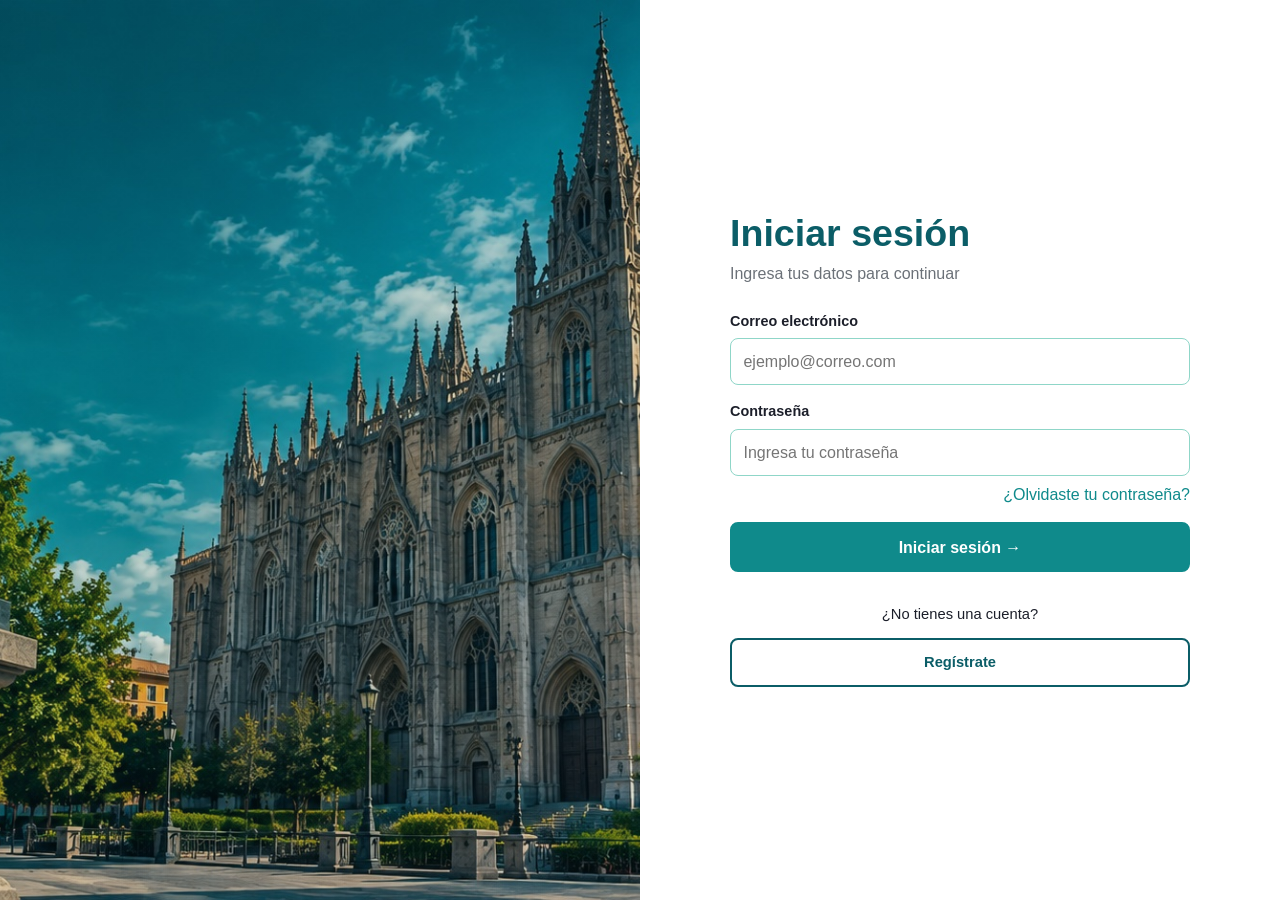
<file: HTML/index.html>
<!DOCTYPE html>
<html lang="es">
<head>
<meta charset="UTF-8">
<meta name="viewport" content="width=device-width, initial-scale=1.0">
<title>Iniciar sesión - CUMARA</title>
<link rel="icon" href="../FAVICON/favicon.ico">
<link rel="stylesheet" href="../CSS/style.css">
</head>
<body>
<main class="auth-container">
    <section class="auth-imagen" aria-label="León y Templo Expiatorio de León"></section>
    <section class="auth-formulario-wrapper">
        <div class="auth-formulario">
            <h1>Iniciar sesión</h1>
            <p class="auth-descripcion">Ingresa tus datos para continuar</p>
            <form action="dashboard.html" method="get">
                <div class="form-group">
                    <label for="correo">Correo electrónico</label>
                    <input type="email" id="correo" name="correo" placeholder="ejemplo@correo.com" required>
                </div>
                <div class="form-group">
                    <label for="password">Contraseña</label>
                    <input type="password" id="password" name="password" placeholder="Ingresa tu contraseña" required>
                    <div class="recuperar-password"><a href="#">¿Olvidaste tu contraseña?</a></div>
                </div>
                <button type="submit" class="btn-principal">Iniciar sesión →</button>
            </form>
            <div class="registro-enlace">
                <p>¿No tienes una cuenta?</p>
                <a href="registro.html" class="btn-secundario">Regístrate</a>
            </div>
        </div>
    </section>
</main>
</body>
</html>
</file>
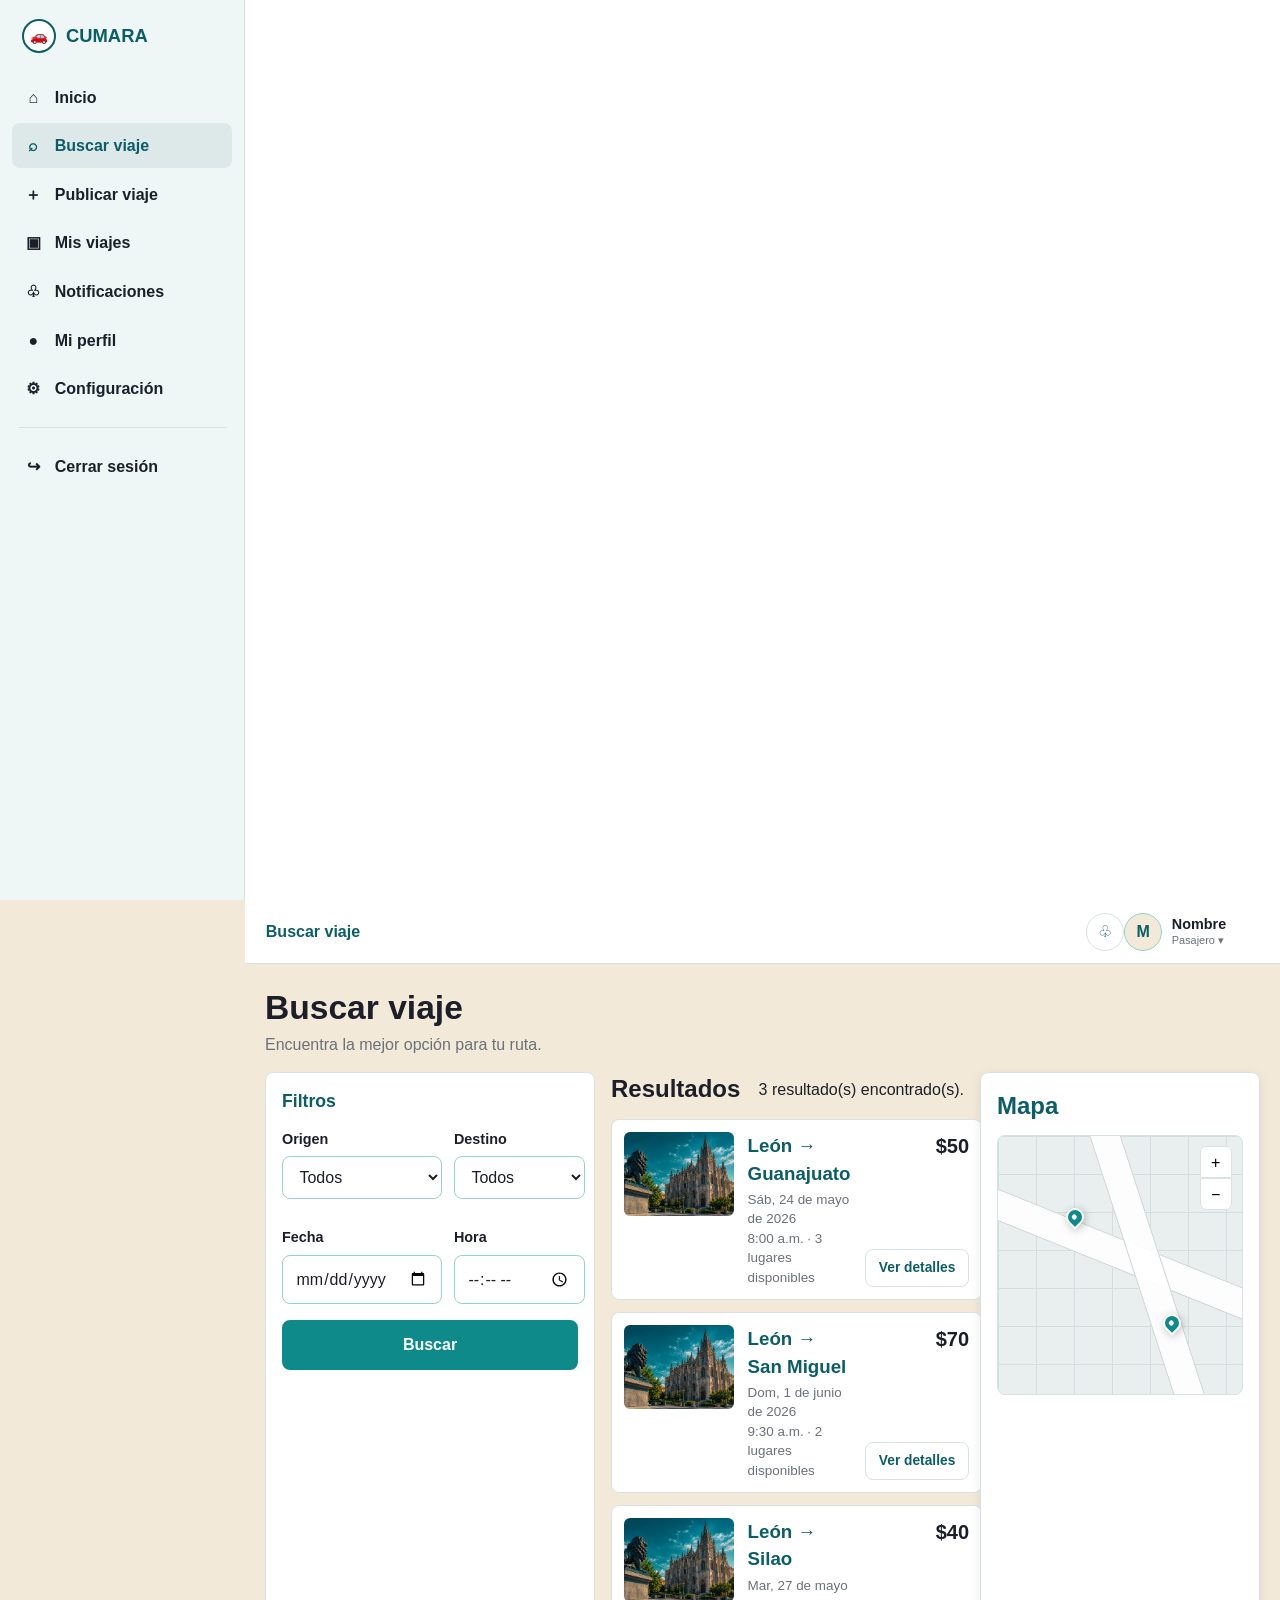
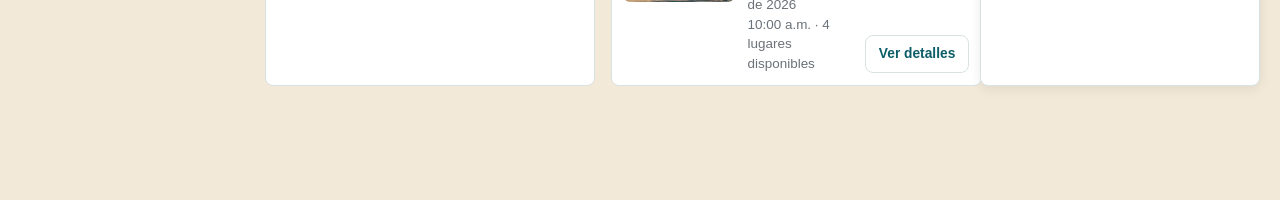
<file: HTML/buscar-viajes.html>
<!DOCTYPE html>
<html lang="es">
    <head>
        <meta charset="UTF-8">
        <meta name="viewport" content="width=device-width, initial-scale=1.0">
        <title>Buscar viajes - CUMARA</title>
        <link rel="icon" href="../FAVICON/favicon.ico">
        <link rel="stylesheet" href="../CSS/style.css">
        <script src="../JS/main.js" defer></script>
    </head>
<body>
    <div class="app-shell">
        <button class="mobile-toggle" aria-label="Abrir menú">☰</button>
        <div class="overlay"></div>
    </div>
    <aside class="sidebar">
        <div class="brand">
            <span class="brand-mark">🚗</span>
            <span>CUMARA</span>
        </div>
        <nav>
        <div class="nav-list">
            <a class="nav-link" href="dashboard.html">
            <span class="nav-icon">⌂</span>Inicio</a>
            <a class="nav-link active" href="buscar-viajes.html">
                <span class="nav-icon">⌕</span>Buscar viaje
            </a>
            <a class="nav-link" href="publicar-viaje.html">
                <span class="nav-icon">＋</span>Publicar viaje
            </a>
            <a class="nav-link" href="mis-viajes.html">
                <span class="nav-icon">▣</span>Mis viajes
            </a>
            <a class="nav-link" href="notificaciones.html">
                <span class="nav-icon">♧</span>Notificaciones
            </a>
            <a class="nav-link" href="mi-perfil.html">
                <span class="nav-icon">●</span>Mi perfil
            </a>
            <a class="nav-link" href="mi-perfil.html">
                <span class="nav-icon">⚙</span>Configuración
            </a>
        </div>
        <div class="nav-separator"></div>
        <div class="nav-bottom">
            <a class="nav-link" href="index.html">
                <span class="nav-icon">↪</span>Cerrar sesión
            </a>
        </div>
        </nav>
    </aside>
    <div class="main-wrap">
        <header class="topbar">
            <strong class="topbar-title">Buscar viaje</strong>
            <div class="topbar-actions">
                <button class="icon-btn" onclick="location.href='notificaciones.html'" aria-label="Notificaciones">♧</button>
                <div class="user-chip">
                    <span class="avatar">M</span>
                    <span class="user-meta">
                        <strong>Nombre</strong>
                        <small>Pasajero ▾</small>
                    </span>
                </div>
            </div>
        </header>
    <main class="page">
        <div class="page-head">
            <div>
                <h1>Buscar viaje</h1>
                <p>Encuentra la mejor opción para tu ruta.</p>
            </div>
        </div>
        <section class="search-layout">
        <div class="filters">
            <h2>Filtros</h2>
            <form id="searchForm">
                <div class="filter-grid">
                    <div class="form-group">
                        <label for="origen">Origen</label>
                        <select id="origen">
                            <option value="">Todos</option>
                            <option>León</option>
                            <option>Guanajuato</option>
                            <option>San Miguel</option>
                        </select>
                    </div>
                    <div class="form-group">
                        <label for="destino">Destino</label>
                        <select id="destino">
                            <option value="">Todos</option>
                            <option>Guanajuato</option>
                            <option>San Miguel</option>
                            <option>Silao</option>
                        </select>
                    </div>
                    <div class="form-group">
                        <label for="fecha">Fecha</label>
                        <input type="date" id="fecha">
                    </div>
                    <div class="form-group">
                        <label for="hora">Hora</label>
                        <input type="time" id="hora">
                    </div>
                </div>
                <button class="btn-principal" type="submit">Buscar</button>
            </form>
        </div>
        <div>
            <div class="results-map-layout">
                <section>
                    <div class="card-head">
                        <h2>Resultados</h2>
                        <span id="searchStatus">3 resultado(s) encontrado(s).</span>
                    </div>
                    <div class="results">
                        <article class="result-card" data-trip-result data-origin="león" data-destination="guanajuato" data-date="2026-05-24">
                            <img class="trip-thumb" src="../IMAGENE/leon-expiatorio.jpg" alt="Viaje León a Guanajuato">
                            <div class="result-info">
                                <h3>León → Guanajuato</h3>
                                <p>Sáb, 24 de mayo de 2026</p>
                                <p>8:00 a.m. · 3 lugares disponibles</p>
                            </div>
                            <div class="result-side">
                                <strong>$50</strong>
                                <a class="btn-neutro btn-small" href="detalles-viaje.html">Ver detalles</a>
                            </div>
                        </article>
                        <article class="result-card" data-trip-result data-origin="león" data-destination="san miguel" data-date="2026-06-01">
                            <img class="trip-thumb" src="../IMAGENE/leon-expiatorio.jpg" alt="Viaje León a San Miguel">
                            <div class="result-info">
                                <h3>León → San Miguel</h3>
                                <p>Dom, 1 de junio de 2026</p>
                                <p>9:30 a.m. · 2 lugares disponibles</p>
                            </div>
                            <div class="result-side">
                                <strong>$70</strong>
                                <a class="btn-neutro btn-small" href="detalles-viaje.html">Ver detalles</a>
                            </div>
                        </article>
                        <article class="result-card" data-trip-result data-origin="león" data-destination="silao" data-date="2026-05-27">
                            <img class="trip-thumb" src="../IMAGENE/leon-expiatorio.jpg" alt="Viaje León a Silao">
                            <div class="result-info">
                                <h3>León → Silao</h3>
                                <p>Mar, 27 de mayo de 2026</p>
                                <p>10:00 a.m. · 4 lugares disponibles</p>
                            </div>
                            <div class="result-side">
                                <strong>$40</strong>
                                <a class="btn-neutro btn-small" href="detalles-viaje.html">Ver detalles</a>
                            </div>
                        </article>
                    </div>
                </section>
                <section class="card">
                    <h2>Mapa</h2>
                    <div class="map-box">
                        <div class="map-grid"></div>
                        <div class="map-road road-a"></div>
                        <div class="map-road road-b"></div>
                        <span class="map-pin pin-a"></span>
                        <span class="map-pin pin-b"></span>
                        <div class="map-zoom">
                            <button type="button">+</button>
                            <button type="button">−</button>
                        </div>
                    </div>
                </section>
            </div>
        </div>
        </section>
    </main>
    </div>
</body>
</html>
</file>
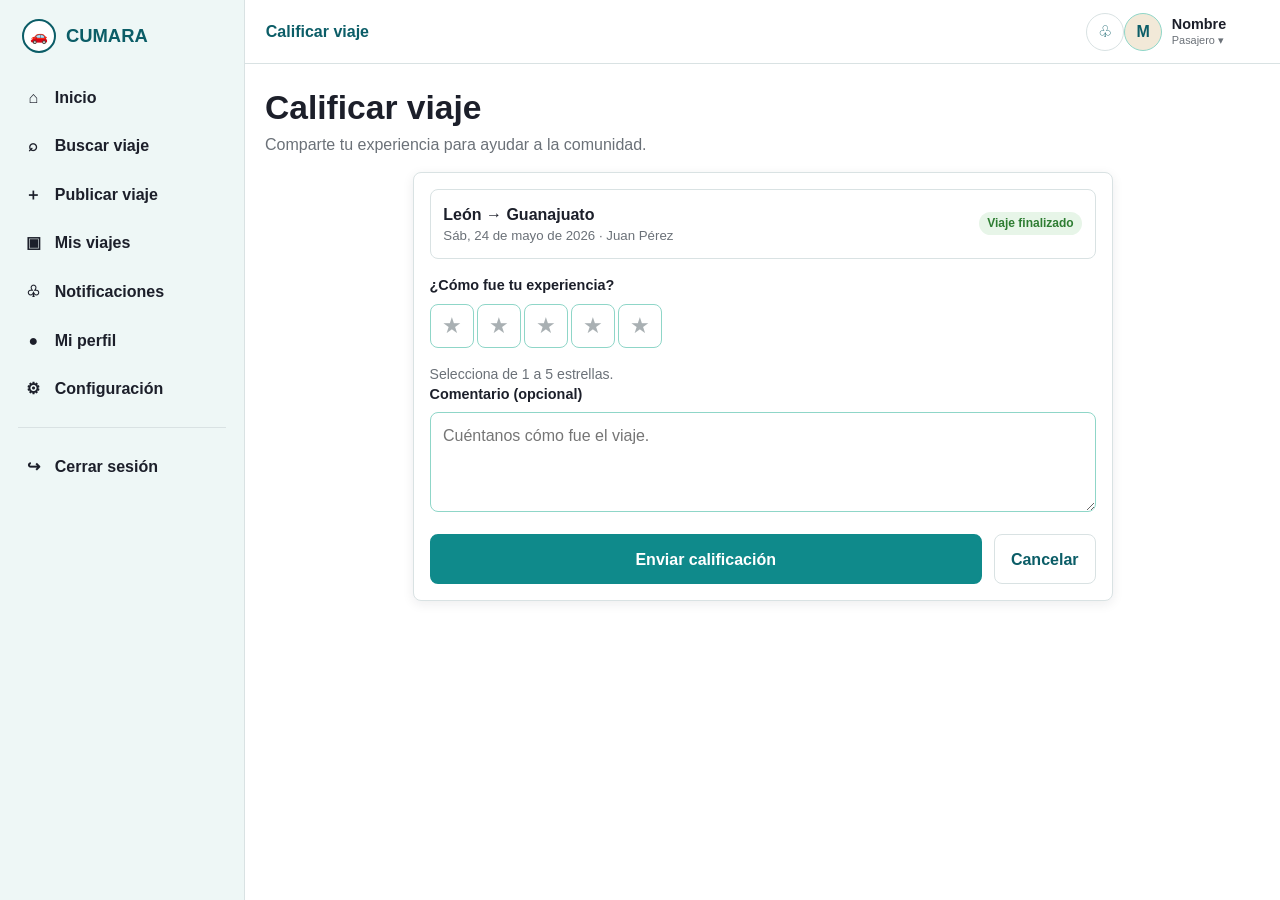
<file: HTML/calificar-viaje.html>
<!DOCTYPE html>
<html lang="es">
    <head>
        <meta charset="UTF-8">
        <meta name="viewport" content="width=device-width, initial-scale=1.0">
        <title>Calificar viaje - CUMARA</title>
        <link rel="icon" href="../FAVICON/favicon.ico">
        <link rel="stylesheet" href="../CSS/style.css">
        <script src="../JS/main.js" defer></script>
    </head>
    <body>
        <div class="app-shell">
            <button class="mobile-toggle" aria-label="Abrir menú">☰</button>
            <div class="overlay"></div>
            <aside class="sidebar">
                <div class="brand">
                    <span class="brand-mark">🚗</span>
                    <span>CUMARA</span>
                </div>
                <nav>
                    <div class="nav-list">
                        <a class="nav-link" href="dashboard.html">
                            <span class="nav-icon">⌂</span>Inicio
                        </a>
                        <a class="nav-link" href="buscar-viajes.html">
                            <span class="nav-icon">⌕</span>Buscar viaje
                        </a>
                        <a class="nav-link" href="publicar-viaje.html">
                            <span class="nav-icon">＋</span>Publicar viaje
                        </a>
                        <a class="nav-link" href="mis-viajes.html">
                            <span class="nav-icon">▣</span>Mis viajes
                        </a>
                        <a class="nav-link" href="notificaciones.html">
                            <span class="nav-icon">♧</span>Notificaciones
                        </a>
                        <a class="nav-link" href="mi-perfil.html">
                            <span class="nav-icon">●</span>Mi perfil
                        </a>
                        <a class="nav-link" href="mi-perfil.html">
                            <span class="nav-icon">⚙</span>Configuración
                        </a>
                    </div>
                    <div class="nav-separator"></div>
                    <div class="nav-bottom">
                        <a class="nav-link" href="index.html">
                            <span class="nav-icon">↪</span>Cerrar sesión
                        </a>
                    </div>
                </nav>
            </aside>
            <div class="main-wrap">
                <header class="topbar">
                    <strong class="topbar-title">Calificar viaje</strong>
                    <div class="topbar-actions">
                        <button class="icon-btn" onclick="location.href='notificaciones.html'" aria-label="Notificaciones">♧</button>
                        <div class="user-chip">
                            <span class="avatar">M</span>
                            <span class="user-meta">
                                <strong>Nombre</strong>
                                <small>Pasajero ▾</small>
                            </span>
                        </div>
                    </div>
                </header>
                <main class="page">
                    <div class="page-head">
                        <div>
                            <h1>Calificar viaje</h1>
                            <p>Comparte tu experiencia para ayudar a la comunidad.</p>
                        </div>
                    </div>
                    <section class="card rating-card">
                        <div class="rating-trip">
                            <div>
                                <strong>León → Guanajuato</strong>
                                <p class="trip-meta">Sáb, 24 de mayo de 2026 · Juan Pérez</p>
                            </div>
                            <span class="status ok">Viaje finalizado</span>
                        </div>
                        <label class="field-label">¿Cómo fue tu experiencia?</label>
                        <div class="stars" aria-label="Selecciona una calificación">
                            <button class="star" type="button" aria-label="1 estrella">★</button>
                            <button class="star" type="button" aria-label="2 estrellas">★</button>
                            <button class="star" type="button" aria-label="3 estrellas">★</button>
                            <button class="star" type="button" aria-label="4 estrellas">★</button>
                            <button class="star" type="button" aria-label="5 estrellas">★</button>
                        </div>
                        <p id="ratingValue" class="rating-label">Selecciona de 1 a 5 estrellas.</p>
                        <div class="form-group">
                            <label for="comentario">Comentario (opcional)</label>
                            <textarea id="comentario" placeholder="Cuéntanos cómo fue el viaje."></textarea>
                        </div>
                        <div class="form-actions">
                            <button class="btn-principal" type="button" onclick="alert('¡Calificación enviada!')">Enviar calificación</button>
                            <a class="btn-neutro" href="mis-viajes.html">Cancelar</a>
                        </div>
                    </section>
                </main>
            </div>
        </div>
    </body>
</html>
</file>
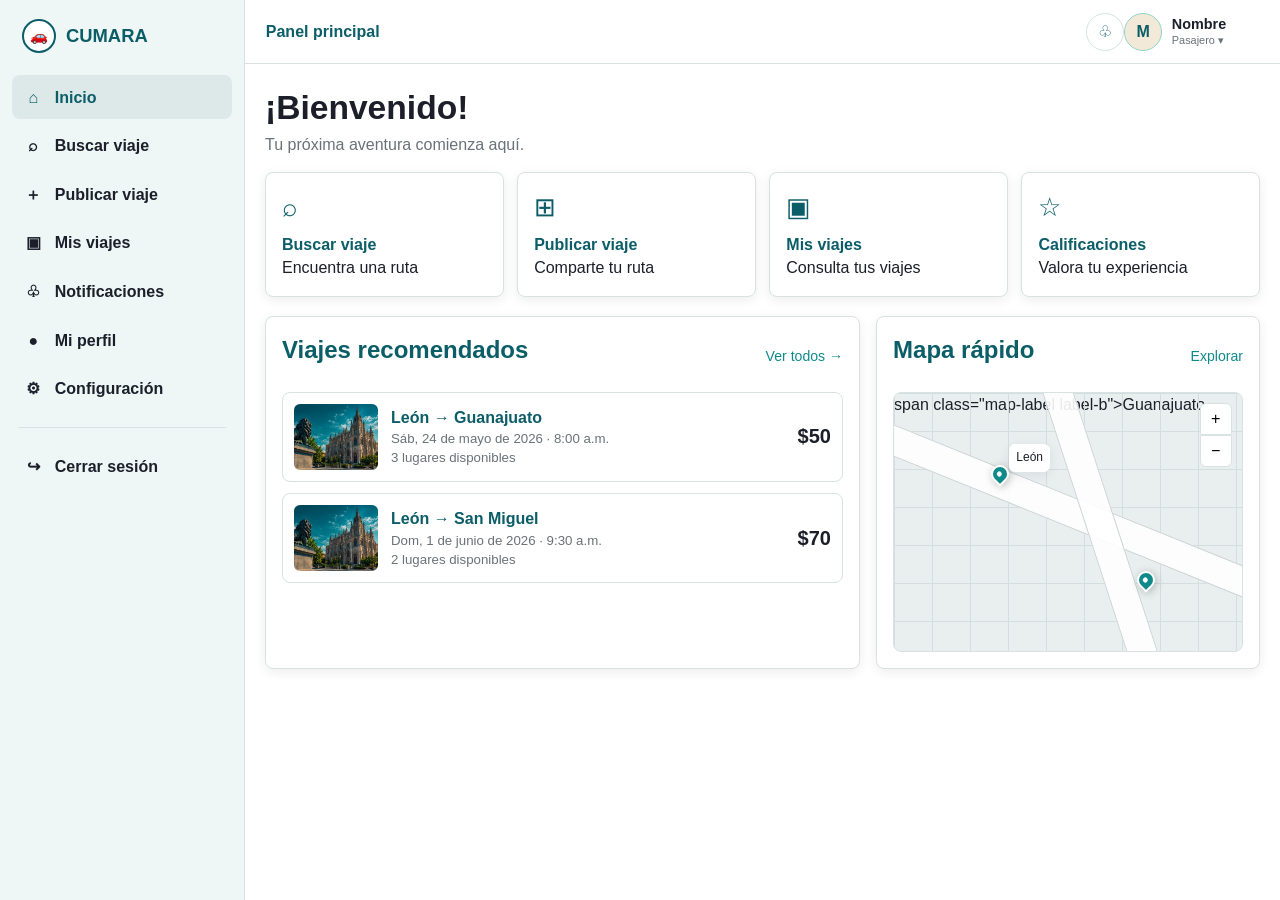
<file: HTML/dashboard.html>
<!DOCTYPE html>
<html lang="es">
<head>
    <meta charset="UTF-8">
    <meta name="viewport" content="width=device-width, initial-scale=1.0">
    <title>Panel principal - CUMARA</title>
    <link rel="icon" href="../FAVICON/favicon.ico">
    <link rel="stylesheet" href="../CSS/style.css">
    <script src="../JS/main.js" defer></script>
</head>
<body>
    <div class="app-shell">
        <button class="mobile-toggle" aria-label="Abrir menú">☰</button>
        <div class="overlay">
        </div>
        <aside class="sidebar">           
            <div class="brand">
                <span class="brand-mark">🚗</span>
                <span>CUMARA</span>
            </div>
            <nav aria-label="Navegación principal">
                <div class="nav-list">
                    <a class="nav-link active" href="dashboard.html">
                        <span class="nav-icon">⌂</span>Inicio
                    </a>
                    <a class="nav-link" href="buscar-viajes.html">
                        <span class="nav-icon">⌕</span>Buscar viaje
                    </a>
                    <a class="nav-link" href="publicar-viaje.html">
                        <span class="nav-icon">＋</span>Publicar viaje
                    </a>
                    <a class="nav-link" href="mis-viajes.html">
                        <span class="nav-icon">▣</span>Mis viajes
                    </a>
                    <a class="nav-link" href="notificaciones.html">
                        <span class="nav-icon">♧</span>Notificaciones
                    </a>
                    <a class="nav-link" href="mi-perfil.html">
                        <span class="nav-icon">●</span>Mi perfil
                    </a>
                    <a class="nav-link" href="mi-perfil.html">
                        <span class="nav-icon">⚙</span>Configuración
                    </a>
                </div>
                <div class="nav-separator"></div>
                <div class="nav-bottom">
                    <a class="nav-link" href="index.html">
                        <span class="nav-icon">↪</span>Cerrar sesión
                    </a>
                </div>
            </nav>
        </aside>
        <div class="main-wrap">
            <header class="topbar">
                <strong class="topbar-title">Panel principal</strong>
                <div class="topbar-actions">
                    <button class="icon-btn" onclick="location.href='notificaciones.html'" aria-label="Notificaciones">♧</button>
                    <div class="user-chip">
                        <span class="avatar">M</span>
                        <span class="user-meta">
                            <strong>Nombre</strong>
                            <small>Pasajero ▾</small>
                        </span>
                    </div>
                </div>
            </header>
            <main class="page">
                <div class="page-head">
                    <div>
                        <h1>¡Bienvenido!</h1>
                        <p>Tu próxima aventura comienza aquí.</p>
                    </div>
                </div>
                <section class="quick-grid" aria-label="Acciones rápidas">
                    <a class="quick-card" href="buscar-viajes.html">
                        <div class="quick-icon">⌕</div>
                        <strong>Buscar viaje</strong>
                        <span>Encuentra una ruta</span>
                    </a>
                    <a class="quick-card" href="publicar-viaje.html">
                        <div class="quick-icon">⊞</div>
                        <strong>Publicar viaje</strong>
                        <span>Comparte tu ruta</span>
                    </a>
                    <a class="quick-card" href="mis-viajes.html">
                        <div class="quick-icon">▣</div>
                        <strong>Mis viajes</strong>
                        <span>Consulta tus viajes</span>
                    </a>
                    <a class="quick-card" href="calificar-viaje.html">
                        <div class="quick-icon">☆</div>
                        <strong>Calificaciones</strong>
                        <span>Valora tu experiencia</span>
                    </a>
                </section>
                <div class="layout-two">
                    <section class="card">
                        <div class="card-head">
                            <h2>Viajes recomendados</h2>
                            <a href="buscar-viajes.html">Ver todos →</a>
                        </div>
                        <div class="trip-list">
                            <article class="trip-card">
                                <img class="trip-thumb" src="../IMAGENE/leon-expiatorio.jpg" alt="Ruta León a Guanajuato">
                                <div>
                                    <div class="trip-title">León → Guanajuato</div>
                                    <div class="trip-meta">Sáb, 24 de mayo de 2026 · 8:00 a.m.<br>3 lugares disponibles</div>
                                </div>
                                <div class="trip-price">$50</div>
                            </article>
                            <article class="trip-card">
                                <img class="trip-thumb" src="../IMAGENE/leon-expiatorio.jpg" alt="Ruta León a San Miguel">
                                <div>
                                    <div class="trip-title">León → San Miguel</div>
                                    <div class="trip-meta">Dom, 1 de junio de 2026 · 9:30 a.m.<br>2 lugares disponibles</div>
                                </div>
                                <div class="trip-price">$70</div>
                            </article>
                        </div>
                    </section>
                    <section class="card">
                        <div class="card-head">
                            <h2>Mapa rápido</h2>
                            <a href="buscar-viajes.html">Explorar</a>
                        </div>
                        <div class="map-box">
                            <div class="map-grid"></div>
                            <div class="map-road road-a"></div>
                            <div class="map-road road-b"></div>
                            <span class="map-pin pin-a"></span>
                            <span class="map-pin pin-b"></span>
                            <span class="map-label label-a">León</span>
                            span class="map-label label-b">Guanajuato</span>
                            <div class="map-zoom">
                                <button type="button">+</button>
                                <button type="button">−</button>
                            </div>
                        </div>
                    </section>
                </div>
            </main>
        </div>
    </div>
</body>
</html>
</file>
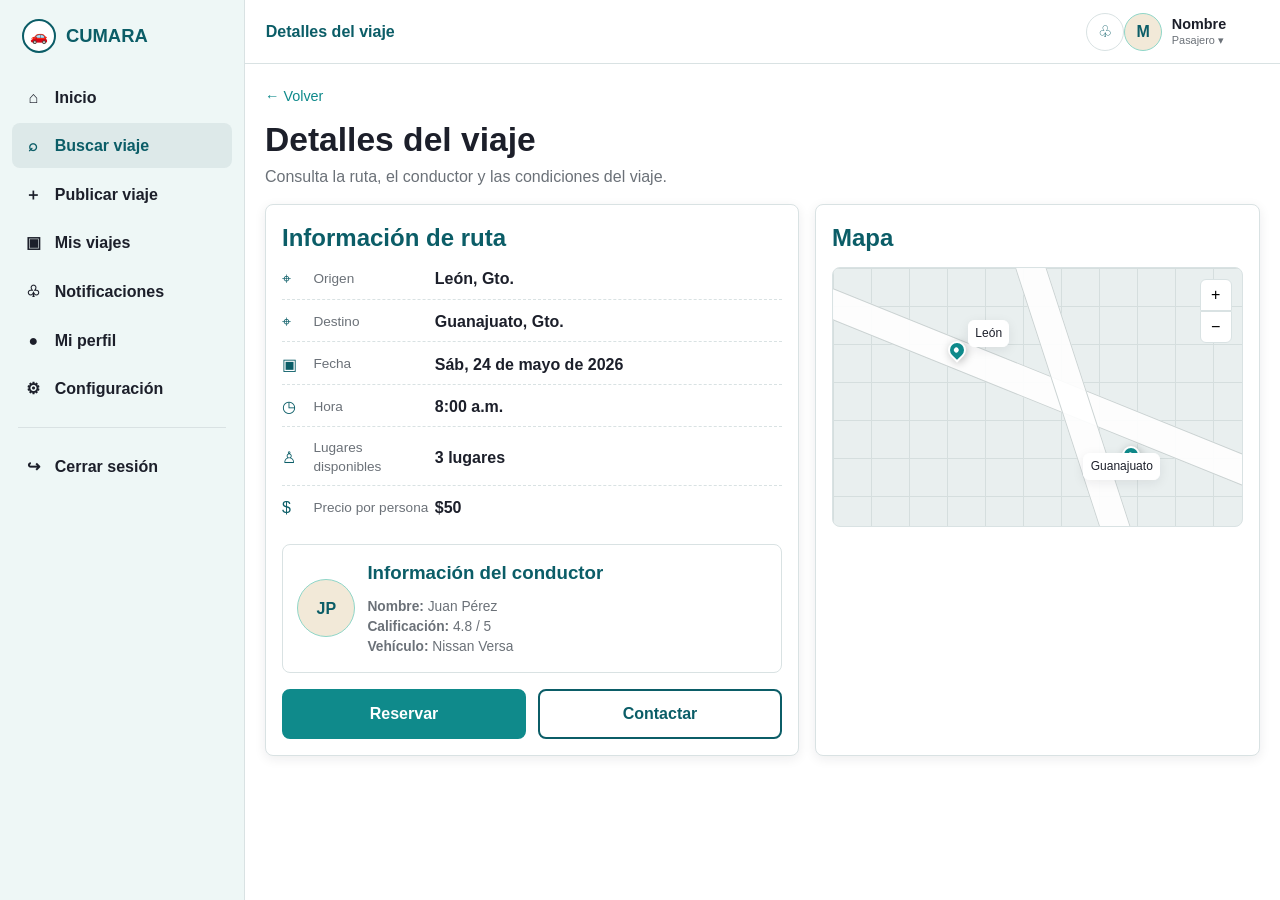
<file: HTML/detalles-viaje.html>
<!DOCTYPE html>
<html lang="es">
    <head>
        <meta charset="UTF-8">
        <meta name="viewport" content="width=device-width, initial-scale=1.0">
        <title>Detalles del viaje - CUMARA</title>
        <link rel="icon" href="../FAVICON/favicon.ico">
        <link rel="stylesheet" href="../CSS/style.css">
        <script src="../JS/main.js" defer></script>
    </head>
<body>
    <div class="app-shell">
        <button class="mobile-toggle" aria-label="Abrir menú">☰</button>
        <div class="overlay"></div>
        <aside class="sidebar">
            <div class="brand">
                <span class="brand-mark">🚗</span>
                <span>CUMARA</span>
            </div>
            <nav>
                <div class="nav-list">
                    <a class="nav-link" href="dashboard.html">
                        <span class="nav-icon">⌂</span>Inicio
                    </a>
                    <a class="nav-link active" href="buscar-viajes.html">
                        <span class="nav-icon">⌕</span>Buscar viaje
                    </a>
                    <a class="nav-link" href="publicar-viaje.html">
                        <span class="nav-icon">＋</span>Publicar viaje
                    </a>
                    <a class="nav-link" href="mis-viajes.html">
                        <span class="nav-icon">▣</span>Mis viajes
                    </a>
                    <a class="nav-link" href="notificaciones.html">
                        <span class="nav-icon">♧</span>Notificaciones
                    </a>
                    <a class="nav-link" href="mi-perfil.html">
                        <span class="nav-icon">●</span>Mi perfil
                    </a>
                    <a class="nav-link" href="mi-perfil.html">
                        <span class="nav-icon">⚙</span>Configuración
                    </a>
                </div>
                <div class="nav-separator"></div>
                <div class="nav-bottom">
                    <a class="nav-link" href="index.html">
                        <span class="nav-icon">↪</span>Cerrar sesión
                    </a>
                </div>
            </nav>
        </aside>
        <div class="main-wrap">
            <header class="topbar">
                <strong class="topbar-title">Detalles del viaje</strong>
                <div class="topbar-actions">
                    <button class="icon-btn" onclick="location.href='notificaciones.html'" aria-label="Notificaciones">♧</button>
                    <div class="user-chip">
                        <span class="avatar">M</span>
                        <span class="user-meta">
                            <strong>Nombre</strong>
                            <small>Pasajero ▾</small>
                        </span>
                    </div>
                </div>
            </header>
            <main class="page">
                <div class="breadcrumb">
                    <a href="buscar-viajes.html">← Volver</a>
                </div>
                <div class="page-head">
                    <div>
                        <h1>Detalles del viaje</h1>
                        <p>Consulta la ruta, el conductor y las condiciones del viaje.</p>
                    </div>
                </div>
                <div class="details-grid">
                    <section class="card">
                        <h2>Información de ruta</h2>
                        <div class="detail-list">
                            <div class="detail-row">
                                <span class="detail-icon">⌖</span>
                                <span class="detail-label">Origen</span>
                                <strong>León, Gto.</strong>
                            </div>
                            <div class="detail-row">
                                <span class="detail-icon">⌖</span>
                                <span class="detail-label">Destino</span>
                                <strong>Guanajuato, Gto.</strong>
                            </div>
                            <div class="detail-row">
                                <span class="detail-icon">▣</span>
                                <span class="detail-label">Fecha</span>
                                <strong>Sáb, 24 de mayo de 2026</strong>
                            </div>
                            <div class="detail-row">
                                <span class="detail-icon">◷</span>
                                <span class="detail-label">Hora</span>
                                <strong>8:00 a.m.</strong>
                            </div>
                            <div class="detail-row">
                                <span class="detail-icon">♙</span>
                                <span class="detail-label">Lugares disponibles</span>
                                <strong>3 lugares</strong>
                            </div>
                            <div class="detail-row">
                                <span class="detail-icon">$</span>
                                <span class="detail-label">Precio por persona</span>
                                <strong>$50</strong>
                            </div>
                        </div>
                        <div class="driver-box">
                            <div class="driver-avatar">JP</div>
                            <div class="driver-info">
                                <h3>Información del conductor</h3>
                                <p>
                                    <strong>Nombre:</strong> Juan Pérez
                                </p>
                                <p>
                                    <strong>Calificación:</strong> 4.8 / 5
                                </p>
                                <p>
                                    <strong>Vehículo:</strong> Nissan Versa
                                </p>
                            </div>
                        </div>
                        <div class="detail-actions">
                            <button class="btn-principal" type="button" data-modal-open="#reserveModal">Reservar</button>
                            <button class="btn-secundario" type="button" data-modal-open="#contactModal">Contactar</button>
                        </div>
                    </section>
                    <section class="card">
                        <h2>Mapa</h2>
                        <div class="map-box">
                            <div class="map-grid"></div>
                            <div class="map-road road-a"></div>
                            <div class="map-road road-b"></div>
                            <span class="map-pin pin-a"></span>
                            <span class="map-pin pin-b"></span>
                            <span class="map-label label-a">León</span>
                            <span class="map-label label-b">Guanajuato</span>
                            <div class="map-zoom">
                                <button type="button">+</button>
                                <button type="button">−</button>
                            </div>
                        </div>
                    </section>
                </div>
            </main>
        </div>
    </div>
    <div class="modal-backdrop" id="reserveModal">
        <div class="modal">
            <div class="modal-head">
                <h2>Reservar viaje</h2>
                <button class="icon-btn" type="button" data-modal-close>×</button>
            </div>
            <p>Se simulará una reservación para León → Guanajuato por 
                <strong>$50</strong>.
            </p>
            <div class="form-actions">
                <a class="btn-principal" href="mis-viajes.html">Confirmar reserva
                </a>
                <button class="btn-neutro" data-modal-close type="button">Cancelar</button>
            </div>
        </div>
    </div>
    <div class="modal-backdrop" id="contactModal">
        <div class="modal">
            <div class="modal-head">
                <h2>Contactar conductor</h2>
                <button class="icon-btn" type="button" data-modal-close>×</button>
            </div>
            <p>Contacto de demostración: 
                <strong>Juan Pérez</strong>. En una versión con backend se conectaría el sistema de mensajería.
            </p>
            <div class="form-actions">
                <button class="btn-principal" type="button" data-modal-close>Entendido</button>
            </div>
        </div>
    </div>
    <script>document.addEventListener('DOMContentLoaded',()=>{document.querySelectorAll('[data-modal-open]').forEach(b=>b.addEventListener('click',()=>document.querySelector(b.dataset.modalOpen)?.classList.add('show')));document.querySelectorAll('[data-modal-close]').forEach(b=>b.addEventListener('click',()=>b.closest('.modal-backdrop')?.classList.remove('show')));});</script>
</body>
</html>
</file>
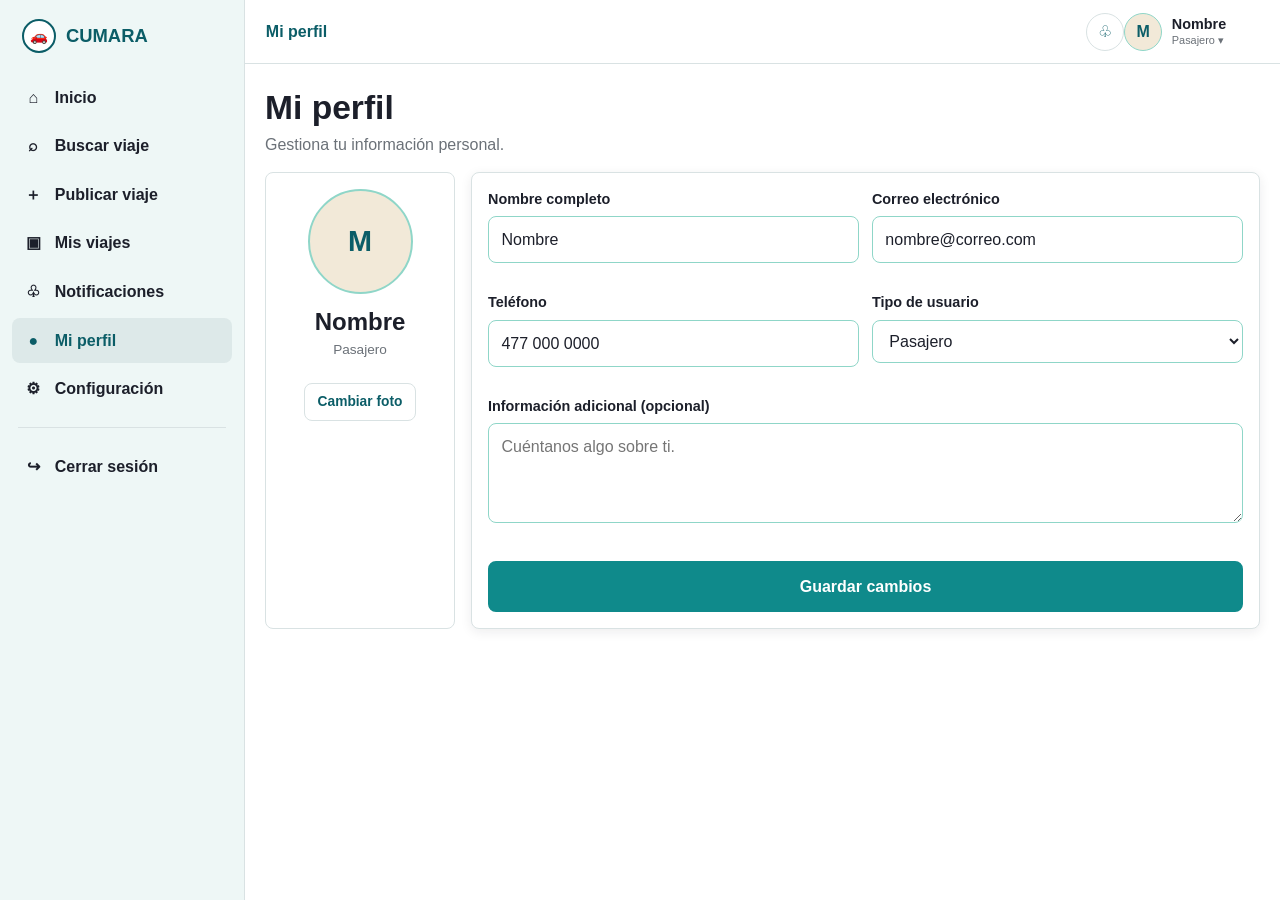
<file: HTML/mi-perfil.html>
<!DOCTYPE html>
<html lang="es">
    <head>
        <meta charset="UTF-8">
        <meta name="viewport" content="width=device-width, initial-scale=1.0">
        <title>Mi perfil - CUMARA</title>
        <link rel="icon" href="../FAVICON/favicon.ico">
        <link rel="stylesheet" href="../CSS/style.css">
        <script src="../JS/main.js" defer></script>
    </head>
<body>
    <div class="app-shell">
        <button class="mobile-toggle" aria-label="Abrir menú">☰</button>
        <div class="overlay"></div>
        <aside class="sidebar">
            <div class="brand">
                <span class="brand-mark">🚗</span>
                <span>CUMARA</span>
            </div>
            <nav>
                <div class="nav-list"><a class="nav-link" href="dashboard.html">
                    <span class="nav-icon">⌂</span>Inicio</a>
                    <a class="nav-link" href="buscar-viajes.html">
                        <span class="nav-icon">⌕</span>Buscar viaje
                    </a>
                    <a class="nav-link" href="publicar-viaje.html">
                        <span class="nav-icon">＋</span>Publicar viaje
                    </a>
                    <a class="nav-link" href="mis-viajes.html">
                        <span class="nav-icon">▣</span>Mis viajes
                    </a>
                    <a class="nav-link" href="notificaciones.html">
                        <span class="nav-icon">♧</span>Notificaciones
                    </a>
                    <a class="nav-link active" href="mi-perfil.html">
                        <span class="nav-icon">●</span>Mi perfil
                    </a>
                    <a class="nav-link" href="mi-perfil.html">
                        <span class="nav-icon">⚙</span>Configuración
                    </a>
                </div>
                <div class="nav-separator"></div>
                <div class="nav-bottom">
                    <a class="nav-link" href="index.html">
                        <span class="nav-icon">↪</span>Cerrar sesión
                    </a>
                </div>
            </nav>
        </aside>
        <div class="main-wrap">
            <header class="topbar">
                <strong class="topbar-title">Mi perfil</strong>
                <div class="topbar-actions">
                    <button class="icon-btn" onclick="location.href='notificaciones.html'" aria-label="Notificaciones">♧</button>
                    <div class="user-chip">
                        <span class="avatar">M</span>
                        <span class="user-meta">
                            <strong>Nombre</strong>
                            <small>Pasajero ▾</small>
                        </span>
                    </div>
                </div>
            </header>
            <main class="page">
                <div class="page-head">
                    <div>
                        <h1>Mi perfil</h1>
                        <p>Gestiona tu información personal.</p>
                    </div>
                </div>
                <div class="profile-grid">
                    <aside class="profile-aside">
                        <div class="profile-big-avatar">M</div>
                        <h2>Nombre</h2>
                        <p>Pasajero</p><br>
                        <button class="btn-neutro btn-small" type="button">Cambiar foto</button>
                    </aside>
                    <section class="card">
                        <form id="profileForm">
                            <div class="profile-form-grid">
                                <div class="form-group">
                                    <label for="nombre">Nombre completo</label>
                                    <input id="nombre" name="nombre" type="text" value="Nombre">
                                </div>
                                <div class="form-group">
                                    <label for="correo">Correo electrónico</label>
                                    <input id="correo" name="correo" type="email" value="nombre@correo.com">
                                </div>
                                <div class="form-group">
                                    <label for="telefono">Teléfono</label>
                                    <input id="telefono" name="telefono" type="tel" value="477 000 0000">
                                </div>
                                <div class="form-group">
                                    <label for="tipo">Tipo de usuario</label>
                                    <select id="tipo" name="tipo">
                                        <option>Pasajero</option>
                                        <option>Conductor</option>
                                    </select>
                                </div>
                                <div class="form-group full">
                                    <label for="info">Información adicional (opcional)</label>
                                    <textarea id="info" name="info" placeholder="Cuéntanos algo sobre ti."></textarea>
                                </div>
                            </div>
                            <div class="form-actions">
                                <button class="btn-principal" type="submit">Guardar cambios</button>
                            </div>
                        </form>
                    </section>
                </div>
            </main>
        </div>
    </div>
</body>
</html>
</file>
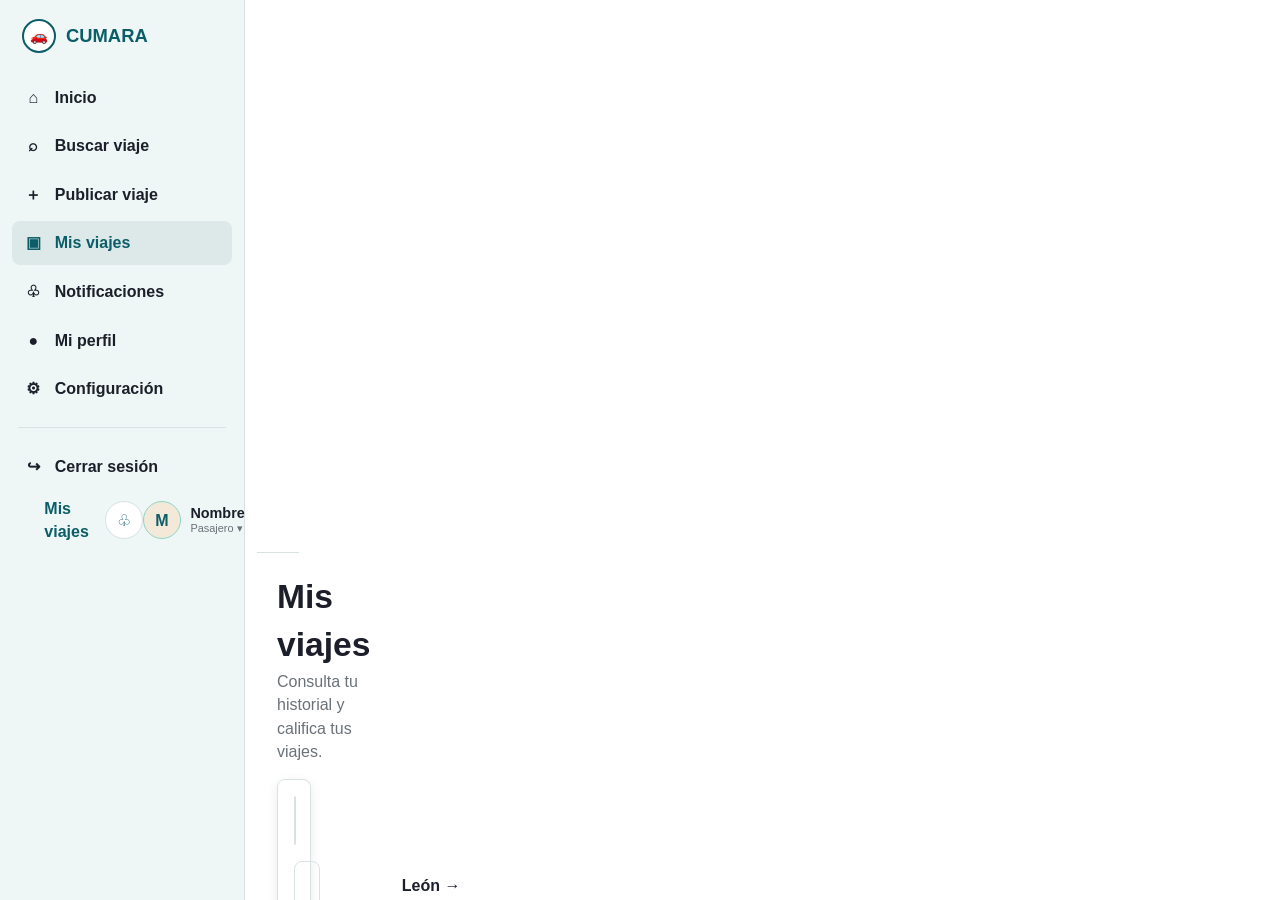
<file: HTML/mis-viajes.html>
<!DOCTYPE html>
<html lang="es">
    <head>
        <meta charset="UTF-8">
        <meta name="viewport" content="width=device-width, initial-scale=1.0">
        <title>Mis viajes - CUMARA</title>
        <link rel="icon" href="../FAVICON/favicon.ico">
        <link rel="stylesheet" href="../CSS/style.css">
        <script src="../JS/main.js" defer></script>
    </head>
<body>
    <div class="app-shell">
        <button class="mobile-toggle" aria-label="Abrir menú">☰</button>
        <div class="overlay"></div>
        <aside class="sidebar">
            <div class="brand">
                <span class="brand-mark">🚗</span>
                <span>CUMARA</span>
            </div>
            <nav>
                <div class="nav-list">
                    <a class="nav-link" href="dashboard.html">
                        <span class="nav-icon">⌂</span>Inicio
                    </a>
                    <a class="nav-link" href="buscar-viajes.html">
                        <span class="nav-icon">⌕</span>Buscar viaje
                    </a>
                    <a class="nav-link" href="publicar-viaje.html">
                        <span class="nav-icon">＋</span>Publicar viaje
                    </a>
                    <a class="nav-link active" href="mis-viajes.html">
                        <span class="nav-icon">▣</span>Mis viajes
                    </a>
                    <a class="nav-link" href="notificaciones.html">
                        <span class="nav-icon">♧</span>Notificaciones
                    </a>
                    <a class="nav-link" href="mi-perfil.html">
                        <span class="nav-icon">●</span>Mi perfil
                    </a>
                    <a class="nav-link" href="mi-perfil.html">
                        <span class="nav-icon">⚙</span>Configuración
                    </a>
                </div>
                <div class="nav-separator"></div>
                <div class="nav-bottom">
                    <a class="nav-link" href="index.html">
                        <span class="nav-icon">↪</span>Cerrar sesión
                    </a>
                </div>
            </nav>
        </side>
        <div class="main-wrap">
            <header class="topbar">
                <strong class="topbar-title">Mis viajes</strong>
                <div class="topbar-actions">
                    <button class="icon-btn" onclick="location.href='notificaciones.html'" aria-label="Notificaciones">♧</button>
                    <div class="user-chip">
                        <span class="avatar">M</span>
                        <span class="user-meta">
                            <strong>Nombre</strong>
                            <small>Pasajero ▾</small>
                        </span>
                    </div>
                </div>
            </header>
            <main class="page">
                <div class="page-head">
                    <div>
                        <h1>Mis viajes</h1>
                        <p>Consulta tu historial y califica tus viajes.</p>
                    </div>
                </div>
                <section class="card" data-tab-group>
                    <div class="tabs">
                        <button class="tab active" data-tab-button="proximos">Próximos</button>
                        <button class="tab" data-tab-button="historial">Historial</button>
                        <button class="tab" data-tab-button="calificaciones">Calificaciones</button>
                    </div>
                    <div data-tab-panel="proximos">
                        <article class="my-trip">
                            <img class="trip-thumb" src="../IMAGENE/leon-expiatorio.jpg" alt="Viaje León a Guanajuato">
                            <div>
                                <strong>León → Guanajuato</strong>
                                <p class="trip-meta">Fecha: 24/05/2026 · Estado: Confirmado</p>
                                <span class="status ok">Confirmado</span>
                            </div>
                            <div>
                                <a class="btn-neutro btn-small" href="detalles-viaje.html">Ver detalles</a>
                            </div>
                        </article>
                        <article class="my-trip">
                            <img class="trip-thumb" src="../IMAGENE/leon-expiatorio.jpg" alt="Viaje León a San Miguel">
                            <div>
                                <strong>León → San Miguel</strong>
                                <p class="trip-meta">Fecha: 01/06/2026 · Estado: Pendiente</p>
                                <span class="status pending">Pendiente</span>
                            </div>
                            <div>
                                <a class="btn-neutro btn-small" href="detalles-viaje.html">Ver detalles</a>
                            </div>
                        </article>
                    </div>
                    <div class="hidden" data-tab-panel="historial">
                        <article class="my-trip">
                            <img class="trip-thumb" src="../IMAGENE/leon-expiatorio.jpg" alt="Viaje finalizado">
                            <div>
                                <strong>León → Silao</strong>
                                <p class="trip-meta">Fecha: 27/04/2026 · Estado: Finalizado</p>
                                <span class="status ok">Finalizado</span>
                            </div>
                            <div>
                                <a class="btn-neutro btn-small" href="calificar-viaje.html">Calificar</a>
                            </div>
                        </article>
                    </div>
                    <div class="hidden" data-tab-panel="calificaciones">
                        <article class="my-trip">
                            <div class="trip-thumb" aria-hidden="true">★</div>
                            <div>
                                <strong>León → Silao</strong>
                                <p class="trip-meta">Tu calificación: 5 estrellas</p>
                            </div>
                            <div>
                                <a class="btn-neutro btn-small" href="calificar-viaje.html">Ver</a>
                            </div>
                        </article>
                    </div>
                </section>
            </main>
        </div>
    </div>
</body>
</html>
</file>
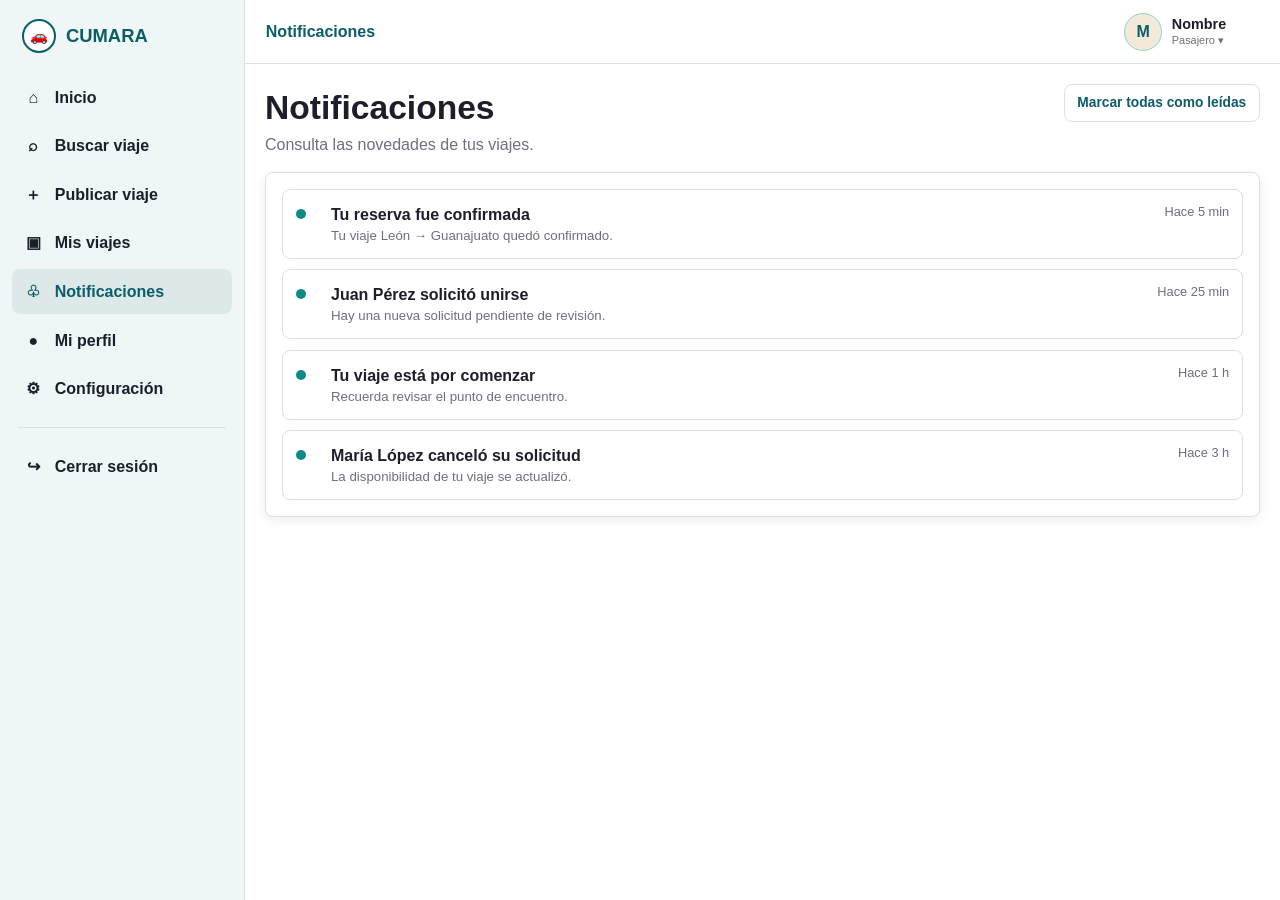
<file: HTML/notificaciones.html>
<!DOCTYPE html>
<html lang="es">
    <head>
        <meta charset="UTF-8">
        <meta name="viewport" content="width=device-width, initial-scale=1.0">
        <title>Notificaciones - CUMARA</title>
        <link rel="icon" href="../FAVICON/favicon.ico">
        <link rel="stylesheet" href="../CSS/style.css">
        <script src="../JS/main.js" defer></script>
    </head>
<body>
    <div class="app-shell">
        <button class="mobile-toggle" aria-label="Abrir menú">☰</button>
        <div class="overlay"></div>
        <aside class="sidebar">
            <div class="brand">
                <span class="brand-mark">🚗</span>
                <span>CUMARA</span>
            </div>
            <nav>
                <div class="nav-list">
                    <a class="nav-link" href="dashboard.html">
                        <span class="nav-icon">⌂</span>Inicio
                    </a>
                    <a class="nav-link" href="buscar-viajes.html">
                        <span class="nav-icon">⌕</span>Buscar viaje
                    </a>
                    <a class="nav-link" href="publicar-viaje.html">
                        <span class="nav-icon">＋</span>Publicar viaje
                    </a>
                    <a class="nav-link" href="mis-viajes.html">
                        <span class="nav-icon">▣</span>Mis viajes
                    </a>
                    <a class="nav-link active" href="notificaciones.html">
                        <span class="nav-icon">♧</span>Notificaciones
                    </a>
                    <a class="nav-link" href="mi-perfil.html">
                        <span class="nav-icon">●</span>Mi perfil
                    </a>
                    <a class="nav-link" href="mi-perfil.html">
                        <span class="nav-icon">⚙</span>Configuración
                    </a>
                </div>
                <div class="nav-separator"></div>
                <div class="nav-bottom">
                    <a class="nav-link" href="index.html">
                        <span class="nav-icon">↪</span>Cerrar sesión
                    </a>
                </div>
            </nav>
        </aside>
        <div class="main-wrap">
            <header class="topbar">
                <strong class="topbar-title">Notificaciones</strong>
                <div class="topbar-actions">
                    <div class="user-chip">
                        <span class="avatar">M</span>
                        <span class="user-meta">
                            <strong>Nombre</strong>
                            <small>Pasajero ▾</small>
                        </span>
                    </div>
                </div>
            </header>
            <main class="page">
                <div class="page-head">
                    <div>
                        <h1>Notificaciones</h1>
                        <p>Consulta las novedades de tus viajes.</p>
                    </div>
                    <button class="btn-neutro btn-small" type="button" onclick="document.querySelectorAll('.notification-item').forEach(n=>n.classList.add('read'))">Marcar todas como leídas</button>
                </div>
                <section class="card">
                    <div class="notification-list">
                        <article class="notification-item">
                            <span class="notification-dot"></span>
                            <div>
                                <strong>Tu reserva fue confirmada</strong>
                                <p class="trip-meta">Tu viaje León → Guanajuato quedó confirmado.</p>
                            </div>
                            <time>Hace 5 min</time>
                        </article>
                        <article class="notification-item">
                            <span class="notification-dot"></span>
                            <div>
                                <strong>Juan Pérez solicitó unirse</strong>
                                <p class="trip-meta">Hay una nueva solicitud pendiente de revisión.</p>
                            </div>
                            <time>Hace 25 min</time>
                        </article>
                        <article class="notification-item">
                            <span class="notification-dot"></span>
                            <div>
                                <strong>Tu viaje está por comenzar</strong>
                                <p class="trip-meta">Recuerda revisar el punto de encuentro.</p>
                            </div>
                            <time>Hace 1 h</time>
                        </article>
                        <article class="notification-item">
                            <span class="notification-dot"></span>
                            <div>
                                <strong>María López canceló su solicitud</strong>
                                <p class="trip-meta">La disponibilidad de tu viaje se actualizó.</p>
                            </div>
                            <time>Hace 3 h</time>
                        </article>
                    </div>
                </section>
            </main>
        </div>
    </div>
</body>
</html>
</file>
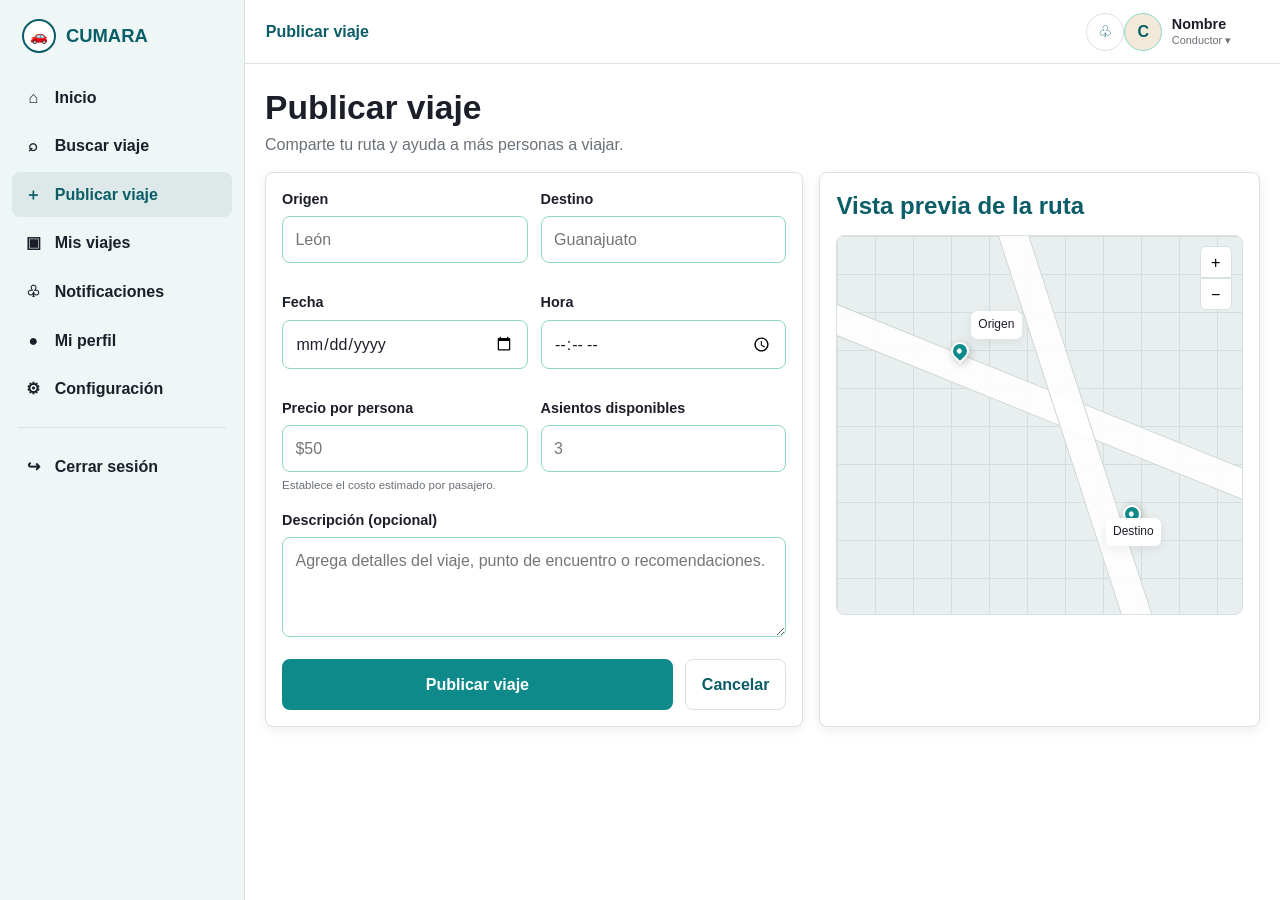
<file: HTML/publicar-viaje.html>
<!DOCTYPE html>
<html lang="es">
    <head>
        <meta charset="UTF-8">
        <meta name="viewport" content="width=device-width, initial-scale=1.0">
        <title>Publicar viaje - CUMARA</title>
        <link rel="icon" href="../FAVICON/favicon.ico">
        <link rel="stylesheet" href="../CSS/style.css">
        <script src="../JS/main.js" defer></script>
    </head>
<body>
    <div class="app-shell">
        <button class="mobile-toggle" aria-label="Abrir menú">☰</button>
        <div class="overlay"></div>
        <aside class="sidebar">
            <div class="brand">
                <span class="brand-mark">🚗</span>
                <span>CUMARA</span>
            </div>
            <nav>
                <div class="nav-list">
                    <a class="nav-link" href="dashboard.html">
                        <span class="nav-icon">⌂</span>Inicio
                    </a>
                    <a class="nav-link" href="buscar-viajes.html">
                        <span class="nav-icon">⌕</span>Buscar viaje
                    </a>
                    <a class="nav-link active" href="publicar-viaje.html">
                        <span class="nav-icon">＋</span>Publicar viaje
                    </a>
                    <a class="nav-link" href="mis-viajes.html">
                        <span class="nav-icon">▣</span>Mis viajes
                    </a>
                    <a class="nav-link" href="notificaciones.html">
                        <span class="nav-icon">♧</span>Notificaciones
                    </a>
                    <a class="nav-link" href="mi-perfil.html">
                        <span class="nav-icon">●</span>Mi perfil
                    </a>
                    <a class="nav-link" href="mi-perfil.html">
                        <span class="nav-icon">⚙</span>Configuración
                    </a>
                </div>
                <div class="nav-separator"></div>
                <div class="nav-bottom">
                    <a class="nav-link" href="index.html">
                        <span class="nav-icon">↪</span>Cerrar sesión
                    </a>
                </div>
            </nav>
        </aside>
        <div class="main-wrap">
            <header class="topbar">
                <strong class="topbar-title">Publicar viaje</strong>
                <div class="topbar-actions">
                    <button class="icon-btn" onclick="location.href='notificaciones.html'" aria-label="Notificaciones">♧</button>
                    <div class="user-chip">
                        <span class="avatar">C</span>
                        <span class="user-meta">
                            <strong>Nombre</strong>
                            <small>Conductor ▾</small>
                        </span>
                    </div>
                </div>
            </header>
            <main class="page">
                <div class="page-head">
                    <div>
                        <h1>Publicar viaje</h1>
                        <p>Comparte tu ruta y ayuda a más personas a viajar.</p>
                    </div>
                </div>
                <div class="publish-grid">
                    <section class="card">
                        <form action="dashboard.html" method="get" data-demo-form data-redirect="dashboard.html" data-message="Viaje publicado correctamente.">
                            <div class="form-grid-2">
                                <div class="form-group">
                                    <label for="origen">Origen</label>
                                    <input id="origen" name="origen" type="text" placeholder="León" required>
                                </div>
                                <div class="form-group">
                                    <label for="destino">Destino</label>
                                    <input id="destino" name="destino" type="text" placeholder="Guanajuato" required>
                                </div>
                                <div class="form-group">
                                    <label for="fecha">Fecha</label>
                                    <input id="fecha" name="fecha" type="date" required>
                                </div>
                                <div class="form-group">
                                    <label for="hora">Hora</label>
                                    <input id="hora" name="hora" type="time" required>
                                </div>
                                <div class="form-group">
                                    <label for="precio">Precio por persona</label>
                                    <input id="precio" name="precio" type="number" min="0" placeholder="$50" required>
                                    <p class="input-note">Establece el costo estimado por pasajero.</p>
                                </div>
                                <div class="form-group">
                                    <label for="lugares">Asientos disponibles</label>
                                    <input id="lugares" name="lugares" type="number" min="1" max="8" placeholder="3" required>
                                </div>
                            </div>
                            <div class="form-group">
                                <label for="descripcion">Descripción (opcional)</label>
                                <textarea id="descripcion" name="descripcion" placeholder="Agrega detalles del viaje, punto de encuentro o recomendaciones."></textarea>
                            </div>
                            <div class="form-actions">
                                <button class="btn-principal" type="submit">Publicar viaje</button>
                                <a class="btn-neutro" href="dashboard.html">Cancelar</a>
                            </div>
                        </form>
                    </section>
                    <section class="card">
                        <h2>Vista previa de la ruta</h2>
                        <div class="map-box preview-map">
                            <div class="map-grid"></div>
                            <div class="map-road road-a"></div>
                            <div class="map-road road-b"></div>
                            <span class="map-pin pin-a"></span>
                            <span class="map-pin pin-b"></span>
                            <span class="map-label label-a">Origen</span>
                            <span class="map-label label-b">Destino</span>
                            <div class="map-zoom">
                                <button type="button">+</button>
                                <button type="button">−</button>
                            </div>
                        </div>
                    </section>
                </div>
            </main>
        </div>
    </div>
</body>
</html>
</file>
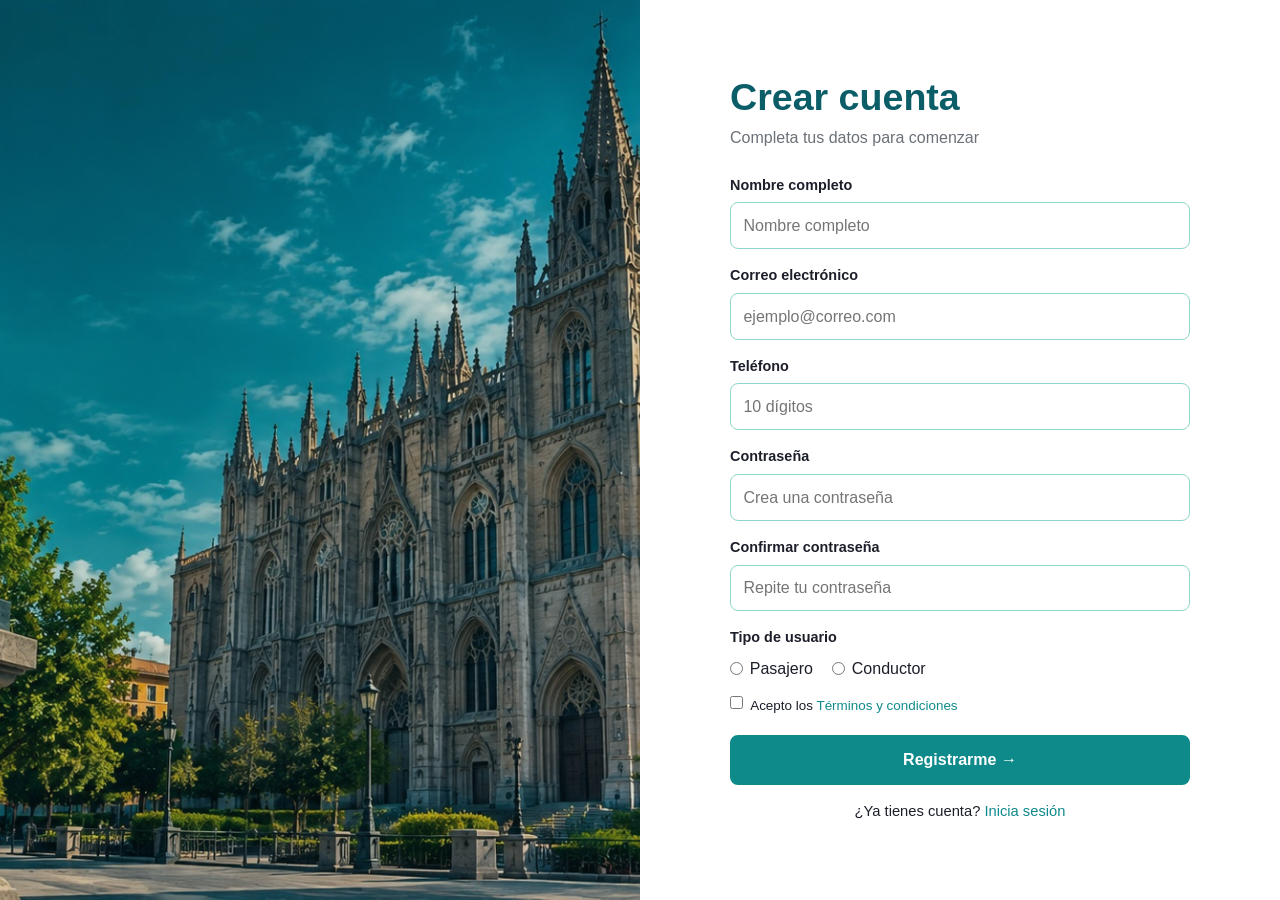
<file: HTML/registro.html>
<!DOCTYPE html>
<html lang="es">
    <head>
        <meta charset="UTF-8">
        <meta name="viewport" content="width=device-width, initial-scale=1.0">
        <title>Crear cuenta - CUMARA</title>
        <link rel="icon" href="../FAVICON/favicon.ico">
        <link rel="stylesheet" href="../CSS/style.css">
    </head>
<body>
    <main class="auth-container">
        <section class="auth-imagen" aria-label="León y Templo Expiatorio de León"></section>
        <section class="auth-formulario-wrapper">
            <div class="auth-formulario">
                <h1>Crear cuenta</h1>
                <p class="auth-descripcion">Completa tus datos para comenzar</p>
                <form action="dashboard.html" method="get">
                    <div class="form-group">
                        <label for="nombre">Nombre completo</label>
                        <input type="text" id="nombre" name="nombre" placeholder="Nombre completo" required>
                    </div>
                    <div class="form-group">
                        <label for="correo">Correo electrónico</label>
                        <input type="email" id="correo" name="correo" placeholder="ejemplo@correo.com" required>
                    </div>
                    <div class="form-group">
                        <label for="telefono">Teléfono</label>
                        <input type="tel" id="telefono" name="telefono" placeholder="10 dígitos" required>
                    </div>
                    <div class="form-group">
                        <label for="password">Contraseña</label>
                        <input type="password" id="password" name="password" placeholder="Crea una contraseña" required>
                    </div>
                    <div class="form-group">
                        <label for="confirmar-password">Confirmar contraseña</label>
                        <input type="password" id="confirmar-password" name="confirmar-password" placeholder="Repite tu contraseña" required>
                    </div>
                    <fieldset class="tipo-usuario">
                        <legend>Tipo de usuario</legend>
                        <div class="opciones-rol">
                            <label class="opcion-rol">
                                <input type="radio" name="tipo_usuario" value="pasajero" required> Pasajero
                            </label>
                            <label class="opcion-rol">
                                <input type="radio" name="tipo_usuario" value="conductor"> Conductor
                            </label>
                        </div>
                    </fieldset>
                    <div class="terminos">
                        <label for="terminos">
                            <input type="checkbox" id="terminos" name="terminos" required>
                            <span>Acepto los 
                                <a href="#">Términos y condiciones</a>
                            </span>
                        </label>
                    </div>
                    <button type="submit" class="btn-principal">Registrarme →</button>
                </form>
                <div class="inicio-sesion">¿Ya tienes cuenta? 
                    <a href="index.html">Inicia sesión</a>
                </div>
            </div>
        </section>
    </main>
</body>
</html>
</file>
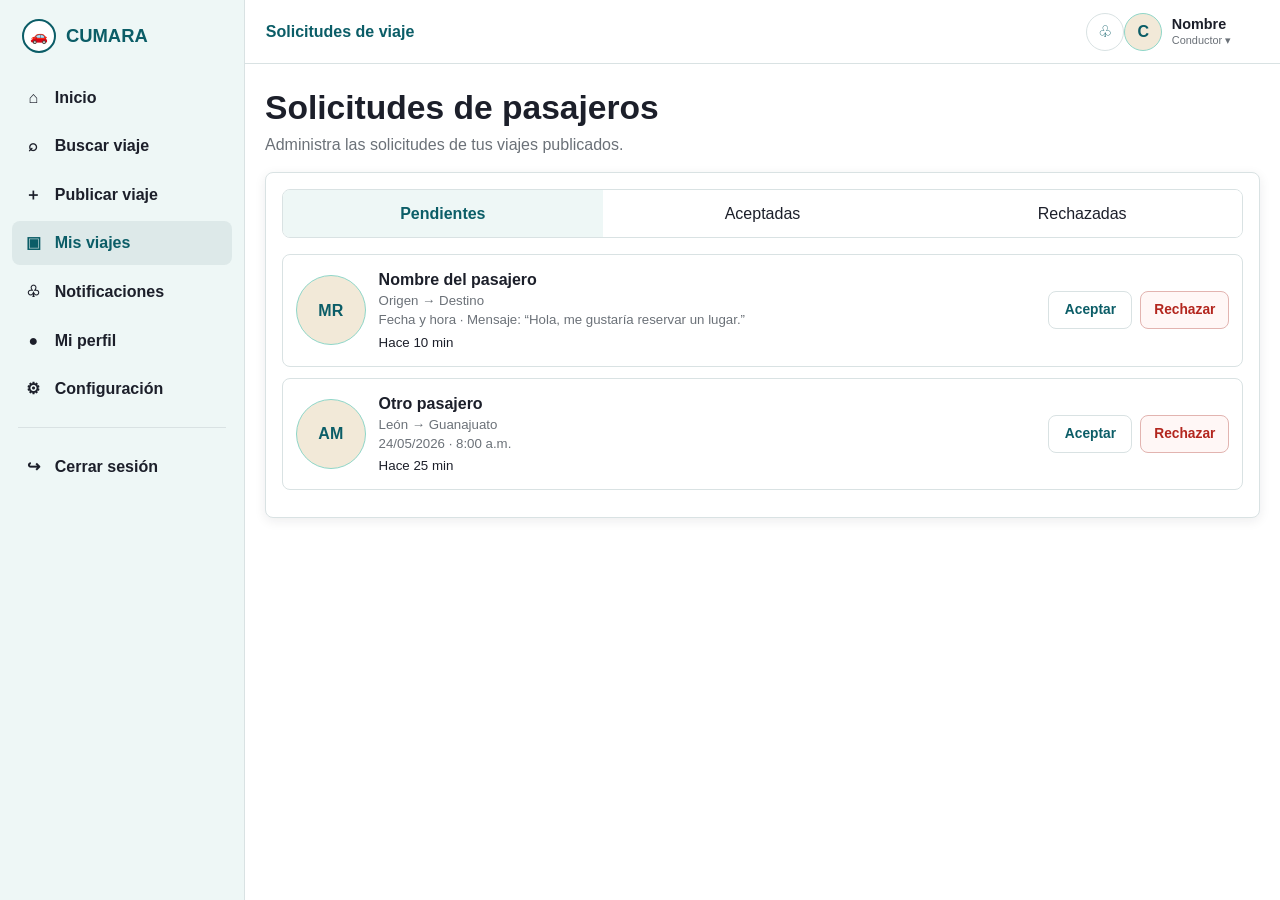
<file: HTML/solicitudes-viaje.html>
<!DOCTYPE html>
<html lang="es">
    <head>
        <meta charset="UTF-8">
        <meta name="viewport" content="width=device-width, initial-scale=1.0">
        <title>Solicitudes de viaje - CUMARA</title>
        <link rel="icon" href="../FAVICON/favicon.ico">
        <link rel="stylesheet" href="../CSS/style.css">
        <script src="../JS/main.js" defer></script>
    </head>
<body>
    <div class="app-shell">
        <button class="mobile-toggle" aria-label="Abrir menú">☰</button>
        <div class="overlay"></div>
        <aside class="sidebar">
            <div class="brand">
                <span class="brand-mark">🚗</span>
                <span>CUMARA</span>
            </div>
            <nav>
                <div class="nav-list">
                    <a class="nav-link" href="dashboard.html">
                        <span class="nav-icon">⌂</span>Inicio
                    </a>
                    <a class="nav-link" href="buscar-viajes.html">
                        <span class="nav-icon">⌕</span>Buscar viaje
                    </a>
                    <a class="nav-link" href="publicar-viaje.html">
                        <span class="nav-icon">＋</span>Publicar viaje
                    </a>
                    <a class="nav-link active" href="solicitudes-viaje.html">
                        <span class="nav-icon">▣</span>Mis viajes
                    </a>
                    <a class="nav-link" href="notificaciones.html">
                        <span class="nav-icon">♧</span>Notificaciones
                    </a>
                    <a class="nav-link" href="mi-perfil.html">
                        <span class="nav-icon">●</span>Mi perfil
                    </a>
                    <a class="nav-link" href="mi-perfil.html">
                        <span class="nav-icon">⚙</span>Configuración
                    </a>
                </div>
                <div class="nav-separator"></div>
                <div class="nav-bottom">
                    <a class="nav-link" href="index.html">
                        <span class="nav-icon">↪</span>Cerrar sesión
                    </a>
                </div>
            </nav>
        </aside>
        <div class="main-wrap">
            <header class="topbar">
                <strong class="topbar-title">Solicitudes de viaje</strong>
                <div class="topbar-actions">
                    <button class="icon-btn" onclick="location.href='notificaciones.html'" aria-label="Notificaciones">♧</button>
                    <div class="user-chip">
                        <span class="avatar">C</span>
                        <span class="user-meta">
                            <strong>Nombre</strong>
                            <small>Conductor ▾</small>
                        </span>
                    </div>
                </div>
            </header>
            <main class="page">
                <div class="page-head">
                    <div>
                        <h1>Solicitudes de pasajeros</h1>
                        <p>Administra las solicitudes de tus viajes publicados.</p>
                    </div>
                </div>
                <section class="card" data-tab-group>
                    <div class="tabs">
                        <button class="tab active" data-tab-button="pendientes">Pendientes</button>
                        <button class="tab" data-tab-button="aceptadas">Aceptadas</button>
                        <button class="tab" data-tab-button="rechazadas">Rechazadas</button>
                    </div>
                    <div data-tab-panel="pendientes">
                        <article class="request-card">
                            <div class="request-avatar">MR</div>
                            <div>
                                <strong>Nombre del pasajero</strong>
                                <p class="trip-meta">Origen → Destino<br>Fecha y hora · Mensaje: “Hola, me gustaría reservar un lugar.”</p>
                                <small>Hace 10 min</small>
                            </div>
                            <div class="request-actions">
                                <button class="btn-neutro btn-small" onclick="this.closest('.request-card').remove()">Aceptar</button>
                                <button class="btn-peligro btn-small" onclick="this.closest('.request-card').remove()">Rechazar</button>
                            </div>
                        </article>
                        <article class="request-card">
                            <div class="request-avatar">AM</div>
                            <div>
                                <strong>Otro pasajero</strong>
                                <p class="trip-meta">León → Guanajuato<br>24/05/2026 · 8:00 a.m.</p>
                                <small>Hace 25 min</small>
                            </div>
                            <div class="request-actions">
                                <button class="btn-neutro btn-small" onclick="this.closest('.request-card').remove()">Aceptar</button>
                                <button class="btn-peligro btn-small" onclick="this.closest('.request-card').remove()">Rechazar</button>
                            </div>
                        </article>
                    </div>
                    <div class="hidden" data-tab-panel="aceptadas">
                        <div class="alert success">2 solicitudes aceptadas para tu próximo viaje.</div>
                    </div>
                    <div class="hidden" data-tab-panel="rechazadas">
                        <div class="alert">No hay solicitudes rechazadas en esta demostración.</div>
                    </div>
                </section>
            </main>
        </div>
    </div>
</body>
</html>
</file>
<file: CSS/style.css>
:root {
    --sidebar: 245px;
}
* { 
    box-sizing: border-box; margin: 0; padding: 0; 
}
html { 
    scroll-behavior: smooth; 
}
body {
    min-height: 100vh;
    font-family: "Segoe UI", 'Segoe UI', Tahoma, Geneva, Verdana, sans-serif;
    color: #1C1F2A;
    background: #F2E9D8;
    line-height: 1.45;
}
a { 
    color: inherit; 
}
img { 
    max-width: 100%; display: block; 
}
button, input, select, textarea { 
    font: inherit; 
}
button { 
    cursor: pointer; 
}
.hidden { 
    display: none;
 }
.auth-container {
    display: flex;
    flex-direction: column;
    min-height: 100vh;
    background: #FFFFFF;
}
.auth-imagen {
    display: none;
    flex: 1 1 50%;
    min-height: 320px;
    background-color: #0B5D67;
    background-image: linear-gradient(rgba(11,93,103,.12), rgba(11,93,103,.12)), url("../IMAGENE/leon-expiatorio.jpg");
    background-size: cover;
    background-position: center;
}
.auth-formulario-wrapper {
    flex: 1 1 50%;
    display: flex;
    align-items: center;
    justify-content: center;
    padding: 2rem 1.2rem;
    background: #FFFFFF;
}
.auth-formulario { 
    width: 100%; 
    max-width: 460px; 
}
.auth-formulario h1 {
    color: #0B5D67;
    font-size: clamp(1.8rem, 4vw, 2.35rem);
    line-height: 1.1;
    margin-bottom: .45rem;
}
.auth-descripcion {
    color: #6B7178; 
    margin-bottom: 1.6rem; 
}
.form-group { 
    margin-bottom: 1rem; 
}
.form-group label, .field-label {
    display: block;
    margin-bottom: .42rem;
    font-size: .9rem;
    font-weight: 600;
    color: #1C1F2A;
}
.form-group input, .form-group select, .form-group textarea, .auth-formulario input[type="text"], .auth-formulario input[type="email"], .auth-formulario input[type="password"], .auth-formulario input[type="tel"], .auth-formulario select {
    width: 100%;
    min-height: 42px;
    border: 1px solid #8FD6C8;
    border-radius: 8px;
    padding: .68rem .78rem;
    background: #FFFFFF;
    color: #1C1F2A;
    outline: none;
    transition: border-color .2s ease, box-shadow var(--transicion);
}
.form-group textarea { 
    min-height: 100px; resize: vertical;
}
.form-group input:focus, .form-group select:focus, .form-group textarea:focus, .auth-formulario input:focus, .auth-formulario select:focus {
    border-color: #0F8A8B;
    box-shadow: 0 0 0 3px rgba(15,138,139,.14);
}
.recuperar-password { 
    margin-top: .45rem; text-align: right; 
}
.recuperar-password a, .auth-link, .terminos a, .inicio-sesion a { 
    color: #0F8A8B; 
    text-decoration: none; 
}
.recuperar-password a:hover, .auth-link:hover, .terminos a:hover, .inicio-sesion a:hover { 
    text-decoration: underline; 
}
.btn-principal, .btn-secundario, .btn-peligro, .btn-neutro {
    display: inline-flex;
    align-items: center;
    justify-content: center;
    gap: .4rem;
    min-height: 42px;
    padding: .72rem 1rem;
    border-radius: 8px;
    font-weight: 700;
    text-decoration: none;
    transition: all .2s ease;
}
.btn-principal { 
    width: 100%; 
    border: 2px solid #0F8A8B; 
    background: #0F8A8B; 
    color: #FFFFFF; 
}
.btn-principal:hover { 
    background: #0B5D67; 
    border-color: #0B5D67; 
}
.btn-secundario { 
    width: 100%; 
    border: 2px solid #0B5D67; 
    background: transparent; 
    color: #0B5D67; 
}
.btn-secundario:hover { 
    background: #F2E9D8; 
}
.btn-neutro { 
    border: 1px solid #D9E2E3; 
    background: #FFFFFF; 
    color: #0B5D67; 
}
.btn-neutro:hover { 
    background: #EEF7F6; 
}
.btn-peligro { 
    border: 1px solid #E2B4B0; 
    background: #FFF7F6; 
    color: #B3261E; 
}
.btn-small { 
    min-height: 36px; 
    padding: .5rem .8rem; 
    font-size: .86rem; 
}
.registro-enlace, .inicio-sesion { 
    text-align: center; 
    font-size: .92rem; 
}
.registro-enlace { 
    margin-top: 2rem; 
}
.registro-enlace p { 
    margin-bottom: .8rem; 
}
.inicio-sesion { 
    margin-top: 1rem; 
}
.tipo-usuario { 
    border: 0; 
    padding: 0; 
    margin: 0 0 1rem; 
}
.tipo-usuario legend { 
    font-size: .9rem; 
    font-weight: 600; 
    margin-bottom: .55rem; 
}
.opciones-rol { 
    display: flex; 
    gap: 1.2rem; 
    flex-wrap: wrap; 
}
.opcion-rol { 
    display: flex; 
    align-items: center; 
    gap: .42rem; 
}
.opcion-rol input, .terminos input { 
    accent-color: #0f8a8b; 
}
.terminos { 
    font-size: .84rem; 
    margin: .2rem 0 1.2rem; 
}
.terminos label { 
    display: flex; 
    gap: .45rem; 
    align-items: flex-start; 
}
.app-shell { 
    min-height: 100vh; 
    background: #FFFFFF; 
}
.sidebar {
    position: fixed;
    inset: 0 auto 0 0;
    width: 245px;
    background: #EEF7F6;
    border-right: 1px solid #D9E2E3;
    z-index: 30;
    display: flex;
    flex-direction: column;
    padding: 1rem .75rem;
    transition: transform .2s ease;
}
.brand {
    display: flex;
    align-items: center;
    gap: .65rem;
    padding: .2rem .6rem 1rem;
    font-weight: 800;
    color: #0B5D67;
    font-size: 1.15rem;
}
.brand-mark {
    width: 34px; 
    height: 34px;
    border: 2px solid #0B5D67;
    border-radius: 50%;
    display: grid; 
    place-items: center;
    font-size: .9rem;
    background: #FFFFFF;
}
.nav-list { 
    display: grid; 
    gap: .25rem; 
    margin-top: .35rem; 
}
.nav-link {
    display: flex; 
    align-items: center; 
    gap: .65rem;
    padding: .67rem .65rem;
    border-radius: 8px;
    text-decoration: none;
    color: #1C1F2A;
    font-weight: 600;
}
.nav-link:hover { 
    background: rgba(143,214,200,.28); 
    color: #0B5D67; 
}
.nav-link.active { 
    background: #DDE9E9; 
    color: #0B5D67; 
}
.nav-icon { 
    width: 22px; 
    text-align: center; 
    flex: 0 0 22px; 
}
.nav-separator { 
    height: 1px; 
    background: #D9E2E3; 
    margin: 1rem .35rem; 
}
.nav-bottom { 
    margin-top: auto; 
}
.main-wrap { 
    margin-left: 245px; 
    min-height: 100vh; 
}
.topbar {
    position: sticky;
    top: 0;
    z-index: 20;
    height: 64px;
    display: flex;
    align-items: center;
    justify-content: flex-end;
    gap: 1rem;
    padding: 0 1.3rem;
    border-bottom: 1px solid #D9E2E3;
    background: #FFFFFF;
}
.topbar-title { 
    margin-right: auto; 
    font-weight: 700; 
    color: #0B5D67; 
}
.topbar-actions { 
    display: flex; 
    align-items: center; 
    ap: .75rem; 
}
.icon-btn {
    width: 38px; 
    height: 38px;
    border: 1px solid #D9E2E3;
    border-radius: 50%;
    background: #FFFFFF;
    color: #0B5D67;
    display: grid; 
    place-items: center;
}
.icon-btn:hover { 
    background: #EEF7F6; 
}
.user-chip { 
    display: flex; 
    align-items: center; 
    gap: .6rem; 
    min-width: 135px; 
}
.avatar { 
    width: 38px; 
    height: 38px; 
    border-radius: 50%; 
    background: #F2E9D8; 
    border: 1px solid #8FD6C8; 
    display: grid; 
    place-items: center; 
    font-weight: 800; 
    color: #0B5D67; 
}
.user-meta { 
    display: grid; 
    line-height: 1.05; 
    font-size: .82rem; 
}
.user-meta strong { 
    font-size: .9rem; 
}
.user-meta small { 
    color: #6B7178; 
    margin-top: .15rem; 
}
.page { 
    padding: 1.25rem; 
}
.page-head { 
    display: flex; 
    align-items: flex-start; 
    justify-content: space-between; 
    gap: 1rem; 
    margin-bottom: 1rem; 
}
.page-head h1 { 
    font-size: clamp(1.7rem, 3vw, 2.1rem); 
    color: #1C1F2A; 
}
.page-head p { 
    color: #6B7178; 
}
.breadcrumb { 
    display: inline-flex; 
    gap: .5rem; 
    align-items: center; 
    color: #6B7178; 
    font-size: .9rem; 
    margin-bottom: .6rem; 
}
.breadcrumb a { 
    color: #0F8A8B; 
    text-decoration: none; 
}
.quick-grid { 
    display: grid; 
    grid-template-columns: repeat(4, 1fr); 
    gap: .85rem; 
    margin: 1rem 0 1.2rem; 
}
.quick-card {
    border: 1px solid #D9E2E3;
    border-radius: 8px;
    background: #FFFFFF;
    padding: 1rem;
    text-decoration: none;
    box-shadow: 0 3px 12px rgba(28, 31, 42, .08);
    transition: transform .2s ease, border-color .2s ease;
}
.quick-card:hover { 
    transform: translateY(-2px); 
    border-color: #8FD6C8; 
}
.quick-icon { 
    font-size: 1.6rem; 
    color: #0B5D67; 
    margin-bottom: .45rem; 
}
.quick-card strong { 
    display: block; 
    color: #0B5D67; 
}
.layout-two { 
    display: grid; 
    grid-template-columns: minmax(0, 1.55fr) minmax(280px, 1fr); 
    gap: 1rem; 
}
.card { 
    border: 1px solid #D9E2E3; 
    background: #FFFFFF; 
    border-radius: 8px; 
    box-shadow: 0 3px 12px rgba(28, 31, 42, .08); 
    padding: 1rem; 
}
.card h2, .card h3 { 
    color: #0B5D67; 
    margin-bottom: .7rem; 
}
.card-head { 
    display: flex; 
    align-items: center; 
    justify-content: space-between; 
    gap: .75rem; 
    margin-bottom: .8rem; 
}
.card-head a { 
    color: #0F8A8B; 
    text-decoration: none; 
    font-size: .88rem; 
}

.trip-list { 
    display: grid; 
    gap: .7rem; 
}
.trip-card { 
    display: grid; 
    grid-template-columns: 84px 1fr auto; 
    gap: .8rem; 
    align-items: center; 
    border: 1px solid #D9E2E3; 
    border-radius: 8px; 
    padding: .7rem; 
}
.trip-thumb { 
    width: 84px; 
    height: 66px; 
    border-radius: 6px; 
    object-fit: cover; 
    background: #E5E5E5; 
}
.trip-title { 
    font-weight: 800; 
    color: #0B5D67; 
}
.trip-meta { 
    color: #6B7178; 
    font-size: .83rem; 
}
.trip-price { 
    font-size: 1.25rem; 
    font-weight: 800; 
    color: #1C1F2A; 
    text-align: right; 
}
.map-box { 
    position: relative; 
    min-height: 260px; 
    border: 1px solid #D9E2E3; 
    border-radius: 8px; 
    overflow: hidden; 
    background: #E9EFEF; 
}
.map-grid { 
    position: absolute; 
    inset: 0; 
    background-image: linear-gradient(#D5DEDE 1px, transparent 1px), linear-gradient(90deg, #D5DEDE 1px, transparent 1px); 
    background-size: 38px 38px; 
}
.map-road { 
    position: absolute; 
    background: rgba(255,255,255,.9); 
    border: 1px solid #CCD4D4; 
    transform: rotate(22deg); 
}
.road-a { 
    width: 130%; 
    height: 30px; 
    left: -15%; 
    top: 40%; 
}
.road-b { 
    width: 30px; 
    height: 120%; 
    left: 55%; 
    top: -10%; 
    transform: rotate(-18deg); 
}
.map-pin { 
    position: absolute; 
    width: 18px; 
    height: 18px; 
    border-radius: 50% 50% 50% 0; 
    transform: rotate(-45deg); 
    background: #0F8A8B; 
    border: 2px solid #FFFFFF; 
    box-shadow: 0 2px 8px rgba(0,0,0,.25); 
}
.map-pin::after { 
    content: ""; 
    position: absolute; 
    width: 5px; 
    height: 5px; 
    border-radius: 50%; 
    background: #FFFFFF; 
    left: 4px; top: 4px;
}
.pin-a { 
    left: 28%; 
    top: 28%; 
}
.pin-b { 
    right: 25%; 
    bottom: 24%; 
}
.map-label { 
    position: absolute; 
    background: #FFFFFF; 
    border: 1px solid #FFFFFF; 
    border-radius: 6px; 
    padding: .25rem .4rem; 
    font-size: .75rem; 
    box-shadow: 0 3px 12px rgba(28, 31, 42, .08); 
}
.label-a { 
    left: 33%; 
    top: 20%; 
}
.label-b { 
    right: 20%; 
    bottom: 18%; 
}
.map-zoom { 
    position: absolute; 
    right: .65rem; 
    top: .65rem; 
    display: grid; 
}
.map-zoom button { 
    width: 32px; 
    height: 32px; 
    border: 1px solid #D9E2E3; 
    background: #FFFFFF; 
}
.map-zoom button:first-child { 
    border-radius: 6px 6px 0 0; 
}
.map-zoom button:last-child { 
    border-radius: 0 0 6px 6px; 
}
.search-layout { 
    display: grid; 
    grid-template-columns: 330px minmax(0, 1fr); 
    gap: 1rem; 
}
.results-map-layout { 
    display: grid; 
    grid-template-columns: minmax(0, 1fr) 280px; 
    gap: 1rem; 
}
.filters { 
    border: 1px solid #D9E2E3; 
    border-radius: 8px; 
    padding: 1rem; 
    background: #FFFFFF; 
}
.filters h2 { 
    font-size: 1.1rem; 
    color: #0B5D67; 
    margin-bottom: .9rem; 
}
.filter-grid { 
    display: grid; 
    grid-template-columns: repeat(2, 1fr); 
    gap: .75rem; 
}
.results { 
    display: grid; 
    gap: .75rem; 
}
.result-card { 
    display: grid; 
    grid-template-columns: 110px 1fr auto; 
    gap: .85rem; 
    border: 1px solid #D9E2E3; 
    border-radius: 8px; 
    padding: .75rem; 
    background: #FFFFFF; 
}
.result-card .trip-thumb { 
    width: 110px; 
    height: 84px; 
}
.result-info h3 { 
    color: #0B5D67; 
    margin-bottom: .2rem; 
}
.result-info p { 
    color: #6B7178; 
    font-size: .84rem; 
}
.result-side { 
    min-width: 105px; 
    text-align: right; 
    display: flex; 
    flex-direction: column; 
    align-items: flex-end; 
    justify-content: space-between; 
    gap: .5rem; 
}
.result-side strong { 
    font-size: 1.25rem; 
}
.details-grid { 
    display: grid; 
    grid-template-columns: minmax(0, 1.2fr) minmax(300px, 1fr); 
    gap: 1rem; 
}
.detail-list { 
    display: grid; 
    gap: .65rem; 
}
.detail-row { 
    display: grid; 
    grid-template-columns: 25px 115px 1fr; 
    align-items: center; 
    gap: .4rem; 
    border-bottom: 1px dashed #D9E2E3; 
    padding-bottom: .5rem; 
}
.detail-row:last-child { 
    border-bottom: 0; 
}
.detail-icon { 
    color: #0B5D67; 
}
.detail-label { 
    color: #6B7178; 
    font-size: .85rem; 
}
.driver-box { 
    margin-top: 1rem; 
    border: 1px solid #D9E2E3; 
    border-radius: 8px; 
    padding: .9rem; 
    display: grid; 
    grid-template-columns: 58px 1fr;
    gap: .75rem; 
    align-items: center; 
}
.driver-avatar { 
    width: 58px; 
    height: 58px; 
    border-radius: 50%; 
    background: #F2E9D8; 
    border: 1px solid #8FD6C8; 
    display: grid; 
    place-items: center; 
    font-weight: 800; 
    color: #0B5D67; 
}
.driver-info p { 
    font-size: .86rem; 
    color: #6B7178; 
}
.detail-actions { 
    display: grid; 
    grid-template-columns: 1fr 1fr; 
    gap: .75rem; 
    margin-top: 1rem; 
}
.tabs { 
    display: grid; 
    grid-template-columns: repeat(3, 1fr); 
    border: 1px solid #D9E2E3; 
    border-radius: 8px; 
    overflow: hidden; 
    margin-bottom: 1rem; 
}
.tab { 
    border: 0; 
    background: #FFFFFF; 
    padding: .75rem; 
    color: #1C1F2A; 
}
.tab.active { 
    background: #EEF7F6; 
    color: #0B5D67; 
    font-weight: 700; 
}
.my-trip { 
    display: grid; 
    grid-template-columns: 82px 1fr auto; 
    gap: .8rem; 
    align-items: center; 
    border: 1px solid #D9E2E3; 
    border-radius: 8px; 
    padding: .75rem; 
    margin-bottom: .7rem; 
}
.status { 
    display: inline-flex; 
    padding: .18rem .5rem; 
    border-radius: 999px; 
    font-size: .75rem; 
    font-weight: 700; 
}
.status.ok { 
    background: #E7F5E8; 
    color: #2E7D32; 
}
.status.pending { 
    background: #FFF4D6; 
    color: #9A6700; 
}
.form-card { 
    max-width: 100%; 
}
.publish-grid { 
    display: grid; 
    grid-template-columns: minmax(0, 1.1fr) minmax(300px, .9fr); 
    gap: 1rem; 
}
.form-grid-2 { 
    display: grid; 
    grid-template-columns: 1fr 1fr; 
    gap: .8rem; 
}
.input-note { 
    font-size: .72rem; 
    color: #6B7178; 
    margin-top: .3rem; 
}
.form-actions { 
    margin-top: 1rem; 
    display: flex; 
    gap: .75rem; 
}
.preview-map { 
    min-height: 380px; 
}
.request-card { 
    display: grid; 
    grid-template-columns: 70px 1fr auto; 
    gap: .8rem; 
    align-items: center; 
    border: 1px solid #D9E2E3; 
    padding: .8rem; 
    border-radius: 8px; 
    margin-bottom: .7rem; 
}
.request-avatar { 
    width: 70px; 
    height: 70px; 
    border-radius: 50%; 
    background: #F2E9D8; 
    border: 1px solid #8FD6C8; 
    display: grid; 
    place-items: center; 
    font-weight: 800; 
    color: #0B5D67; 
}
.request-actions { 
    display: flex; 
    gap: .5rem; 
}
.request-actions .btn-neutro, .request-actions .btn-peligro { 
    min-width: 84px; 
}
.profile-grid { 
    display: grid; 
    grid-template-columns: 190px minmax(0, 1fr); 
    gap: 1rem; 
}
.profile-aside { 
    border: 1px solid #D9E2E3; 
    border-radius: 8px; 
    padding: 1rem; 
    text-align: center; 
}
.profile-big-avatar { 
    width: 105px; 
    height: 105px; 
    margin: 0 auto .7rem; 
    border-radius: 50%; 
    border: 2px solid #8FD6C8; 
    background: #F2E9D8; 
    display: grid; 
    place-items: center; 
    color: #0B5D67; 
    font-weight: 800; 
    font-size: 1.8rem; 
}
.profile-aside p { 
    color: #6B7178; 
    font-size: .85rem; 
}
.profile-form-grid { 
    display: grid; 
    grid-template-columns: 1fr 1fr; 
    gap: .8rem; 
}
.profile-form-grid .full { 
    grid-column: 1 / -1; 
}
.notification-list { 
    display: grid; 
    gap: .65rem; 
}
.notification-item { 
    display: grid; 
    grid-template-columns: 24px 1fr auto; 
    gap: .7rem; 
    align-items: start; 
    border: 1px solid #D9E2E3; 
    border-radius: 8px; 
    padding: .8rem; 
}
.notification-dot { 
    width: 10px; 
    height: 10px; 
    border-radius: 50%; 
    background: #0F8A8B; 
    margin-top: .38rem; 
}
.notification-item.read .notification-dot { 
    background: #BFC7C8; 
}
.notification-item time { 
    color: #6B7178; 
    font-size: .8rem; 
    white-space: nowrap; 
}
.rating-card { 
    max-width: 700px; 
    margin: 0 auto; 
}
.rating-trip { 
    border: 1px solid #D9E2E3; 
    border-radius: 8px; 
    padding: .8rem; 
    display: flex; 
    justify-content: space-between; 
    gap: 1rem; 
    align-items: center; 
    margin-bottom: 1rem; 
}
.stars { 
    display: flex; 
    flex-wrap: wrap; 
    gap: .2rem; 
    margin: .5rem 0 1rem; 
}
.star { 
    width: 44px; 
    height: 44px; 
    border: 1px solid #8FD6C8; 
    border-radius: 8px; 
    background: #FFFFFF; 
    color: #A9B0B3; 
    font-size: 1.4rem; 
}
.star.active { 
    background: #FFF6D7; 
    color: #D28A00; 
    border-color: #E5B84B; 
}
.rating-label { 
    color: #6B7178; 
    font-size: .88rem; 
}
.alert { 
    padding: .75rem .9rem; 
    border-radius: 8px; 
    margin-bottom: 1rem; 
    border: 1px solid #D9E2E3; 
    background: #EEF7F6; 
}
.alert.success { 
    border-color: #B9DAB9; 
    background: #F0FAF0; 
    color: #2E7D32; 
}
.modal-backdrop { 
    position: fixed; 
    inset: 0; 
    background: rgba(28,31,42,.45); 
    display: none; 
    place-items: center; 
    z-index: 60; 
    padding: 1rem; 
}
.modal-backdrop.show { 
    display: grid; 
}
.modal { 
    width: min(460px, 100%); 
    background: #FFFFFF; 
    border-radius: 14px; 
    box-shadow: 0 8px 24px rgba(28, 31, 42, .10); 
    padding: 1rem; 
}
.modal-head { 
    display:flex; 
    align-items:center; 
    justify-content:space-between; 
    gap:1rem; 
    margin-bottom:.8rem; 
}
.modal-head h2 { 
    color: #0B5D67; 
}
.mobile-toggle {
    position: fixed;
    left: .8rem;
    top: .75rem;
    z-index: 50;
    width: 40px;
    height: 40px;
    border: 1px solid #D9E2E3;
    border-radius: 8px;
    background: #FFFFFF;
    color: #0B5D67;
    display: none;
}
.overlay { 
    position: fixed; 
    inset: 0; 
    background: rgba(28,31,42,.35); 
    display: none; 
    z-index: 25; 
}
.overlay.show { 
    display: block; 
}
a:focus-visible, button:focus-visible, input:focus-visible, select:focus-visible, textarea:focus-visible {
    outline: 3px solid rgba(143,214,200,.75);
    outline-offset: 2px;
}
@media (min-width: 768px) {
    .auth-container { 
        flex-direction: row; 
    }
    .auth-imagen { 
        display: block; 
        min-height: 100vh; 
    }
    .auth-formulario-wrapper { 
        padding: 2.5rem; 
    }
}

@media (max-width: 1000px) {
    :root { 
        --sidebar: 220px; 
    }
    .quick-grid { 
        grid-template-columns: repeat(2, 1fr); 
    }
    .layout-two, .details-grid, .publish-grid, .search-layout, .results-map-layout { 
        grid-template-columns: 1fr; 
    }
    .profile-grid { 
        grid-template-columns: 1fr; 
    }
    .profile-aside { 
        max-width: 300px; 
        margin: 0 auto; 
    }
}

@media (max-width: 820px) {
    .mobile-toggle { 
        display: grid; 
        place-items: center; 
    }
    .sidebar { 
        transform: translateX(-105%); 
        box-shadow: 0 8px 24px rgba(28, 31, 42, .10); 
    }
    .sidebar.open { 
        transform: translateX(0); 
    }
    .main-wrap { 
        margin-left: 0; 
    }
    .topbar { 
        padding-left: 4rem; 
    }
    .topbar-title { 
        font-size: .95rem; 
    }
}

@media (max-width: 680px) {
    .page { 
        padding: .9rem; 
    }
    .quick-grid { 
        grid-template-columns: 1fr 1fr; 
    }
    .trip-card, .result-card, .my-trip, .request-card { 
        grid-template-columns: 70px 1fr; 
    }
    .trip-thumb, .result-card .trip-thumb { 
        width: 70px; 
        height: 62px; 
    }
    .trip-price, .result-side, .request-actions { 
        grid-column: 1 / -1; 
        text-align: left; 
        align-items: flex-start; 
    }
    .filter-grid, .form-grid-2, .profile-form-grid { 
        grid-template-columns: 1fr; 
    }
    .profile-form-grid .full { 
        grid-column: auto; 
    }
    .detail-row { 
        grid-template-columns: 22px 90px 1fr; 
    }
    .detail-actions { 
        grid-template-columns: 1fr; 
    }
    .page-head { 
        flex-direction: column; 
    }
    .topbar { 
        height: auto; 
        min-height: 64px; 
        align-items: center; 
    }
    .user-meta { 
        display: none; 
    }
    .user-chip { 
        min-width: auto; 
    }
}

@media (max-width: 480px) {
    .auth-formulario-wrapper { 
        padding: 1.2rem; 
    }
    .quick-grid { 
        grid-template-columns: 1fr 1fr; 
        gap: .55rem; 
    }
    .quick-card { 
        padding: .75rem; 
    }
    .quick-card strong { 
        ont-size: .82rem; 
    }
    .rating-trip { 
        flex-direction: column;
        align-items: flex-start; 
    }
}
</file>
